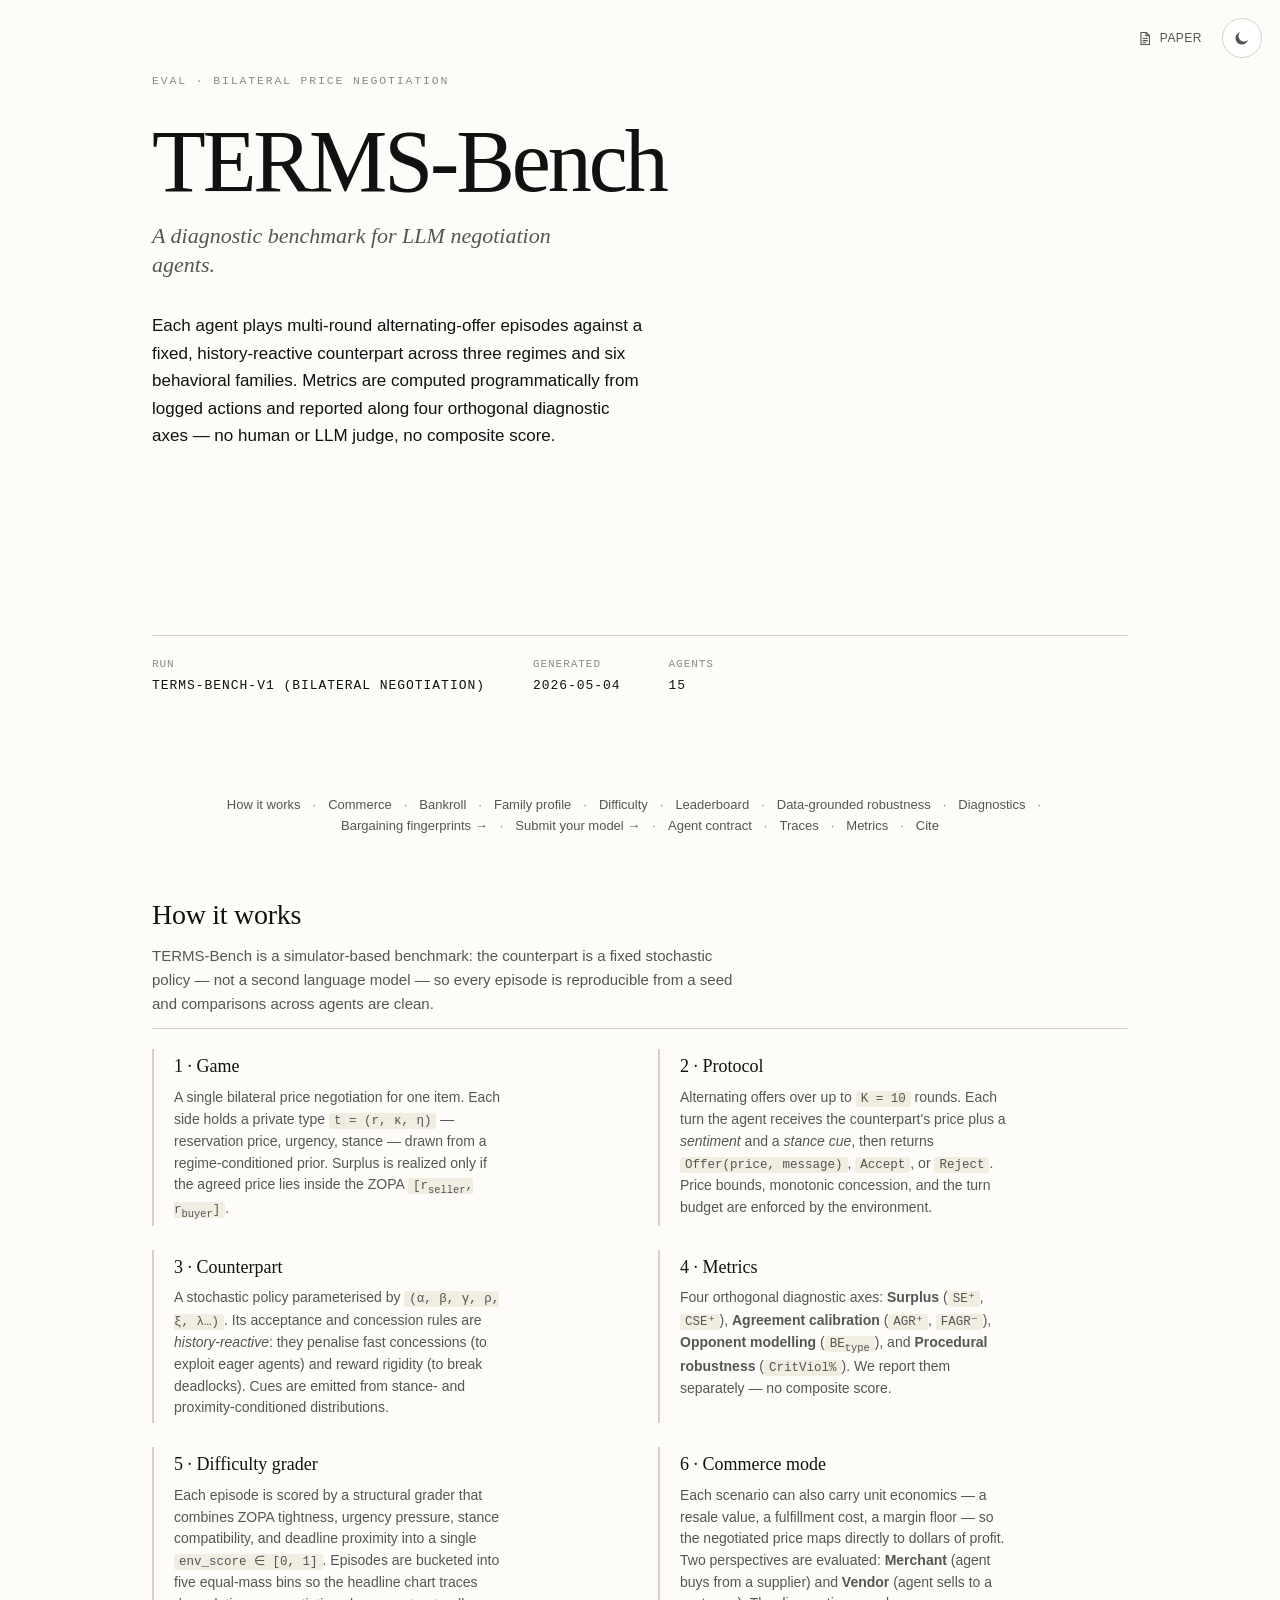
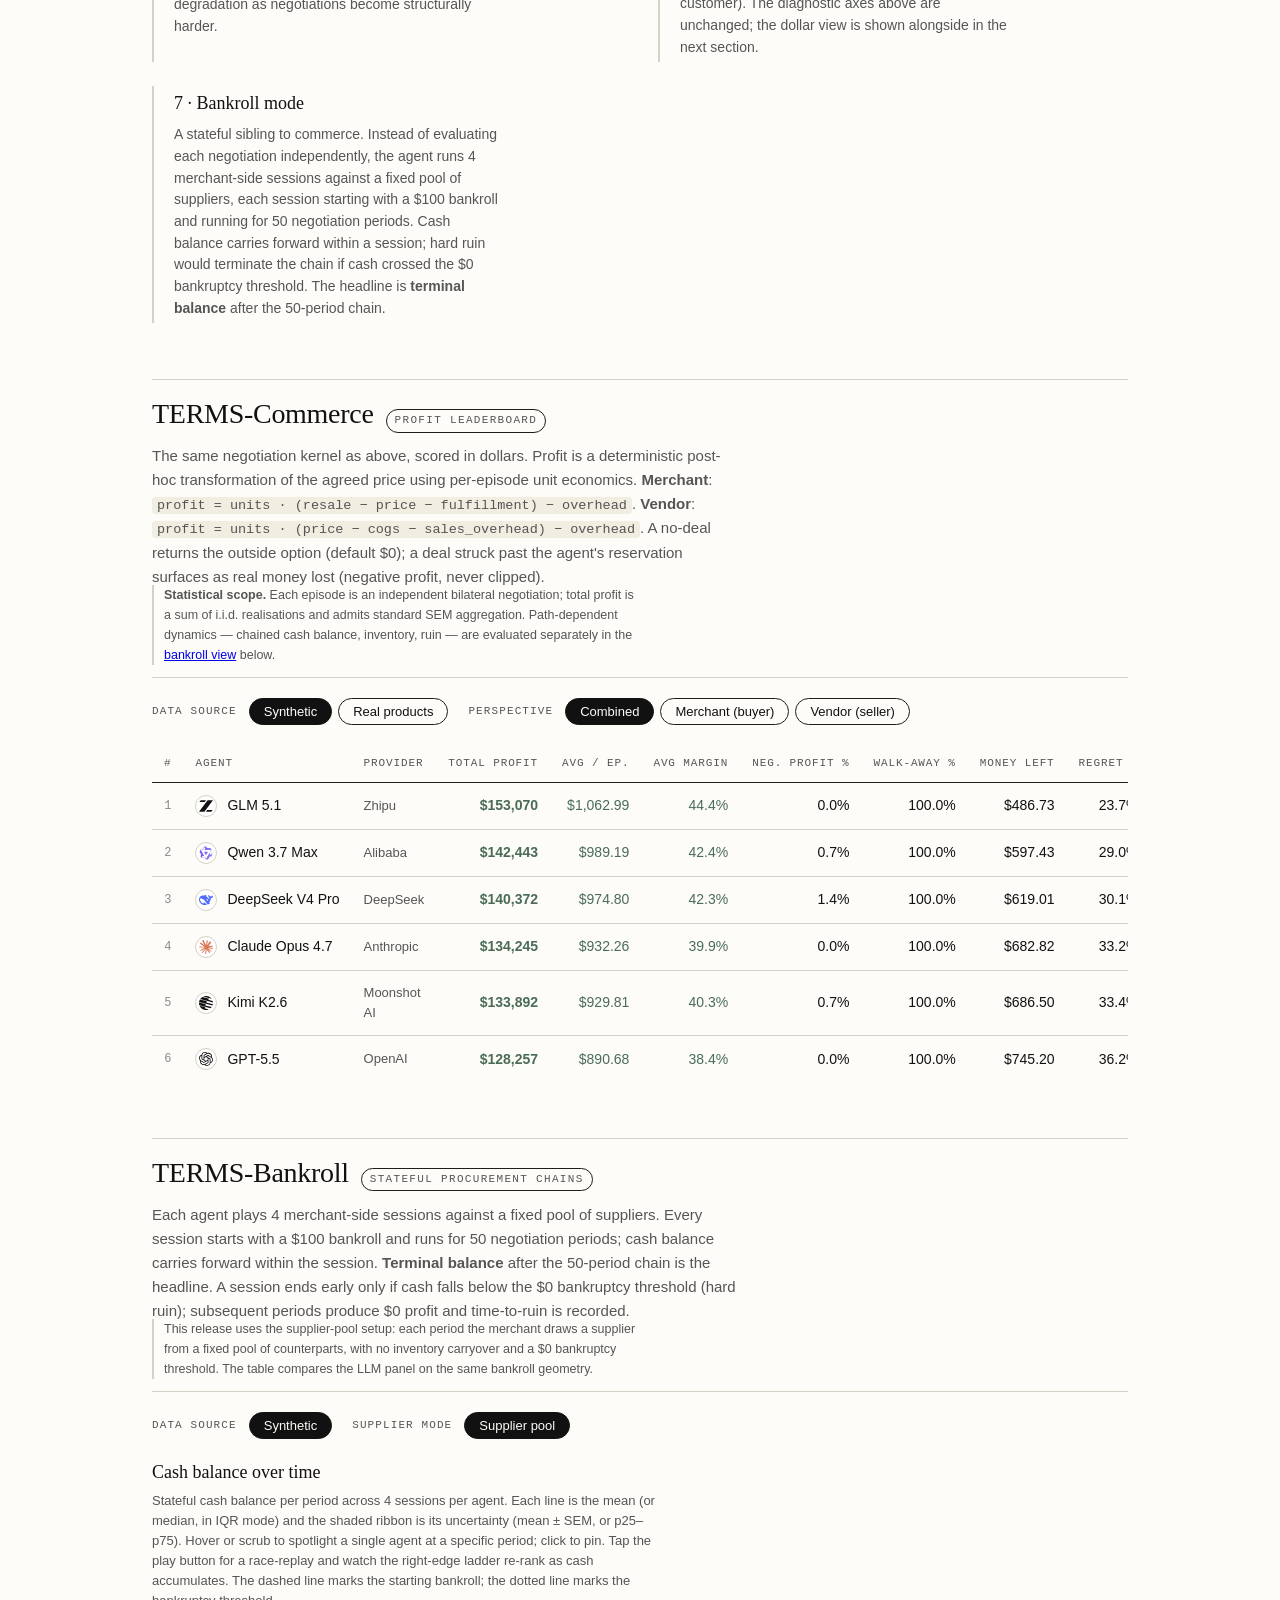
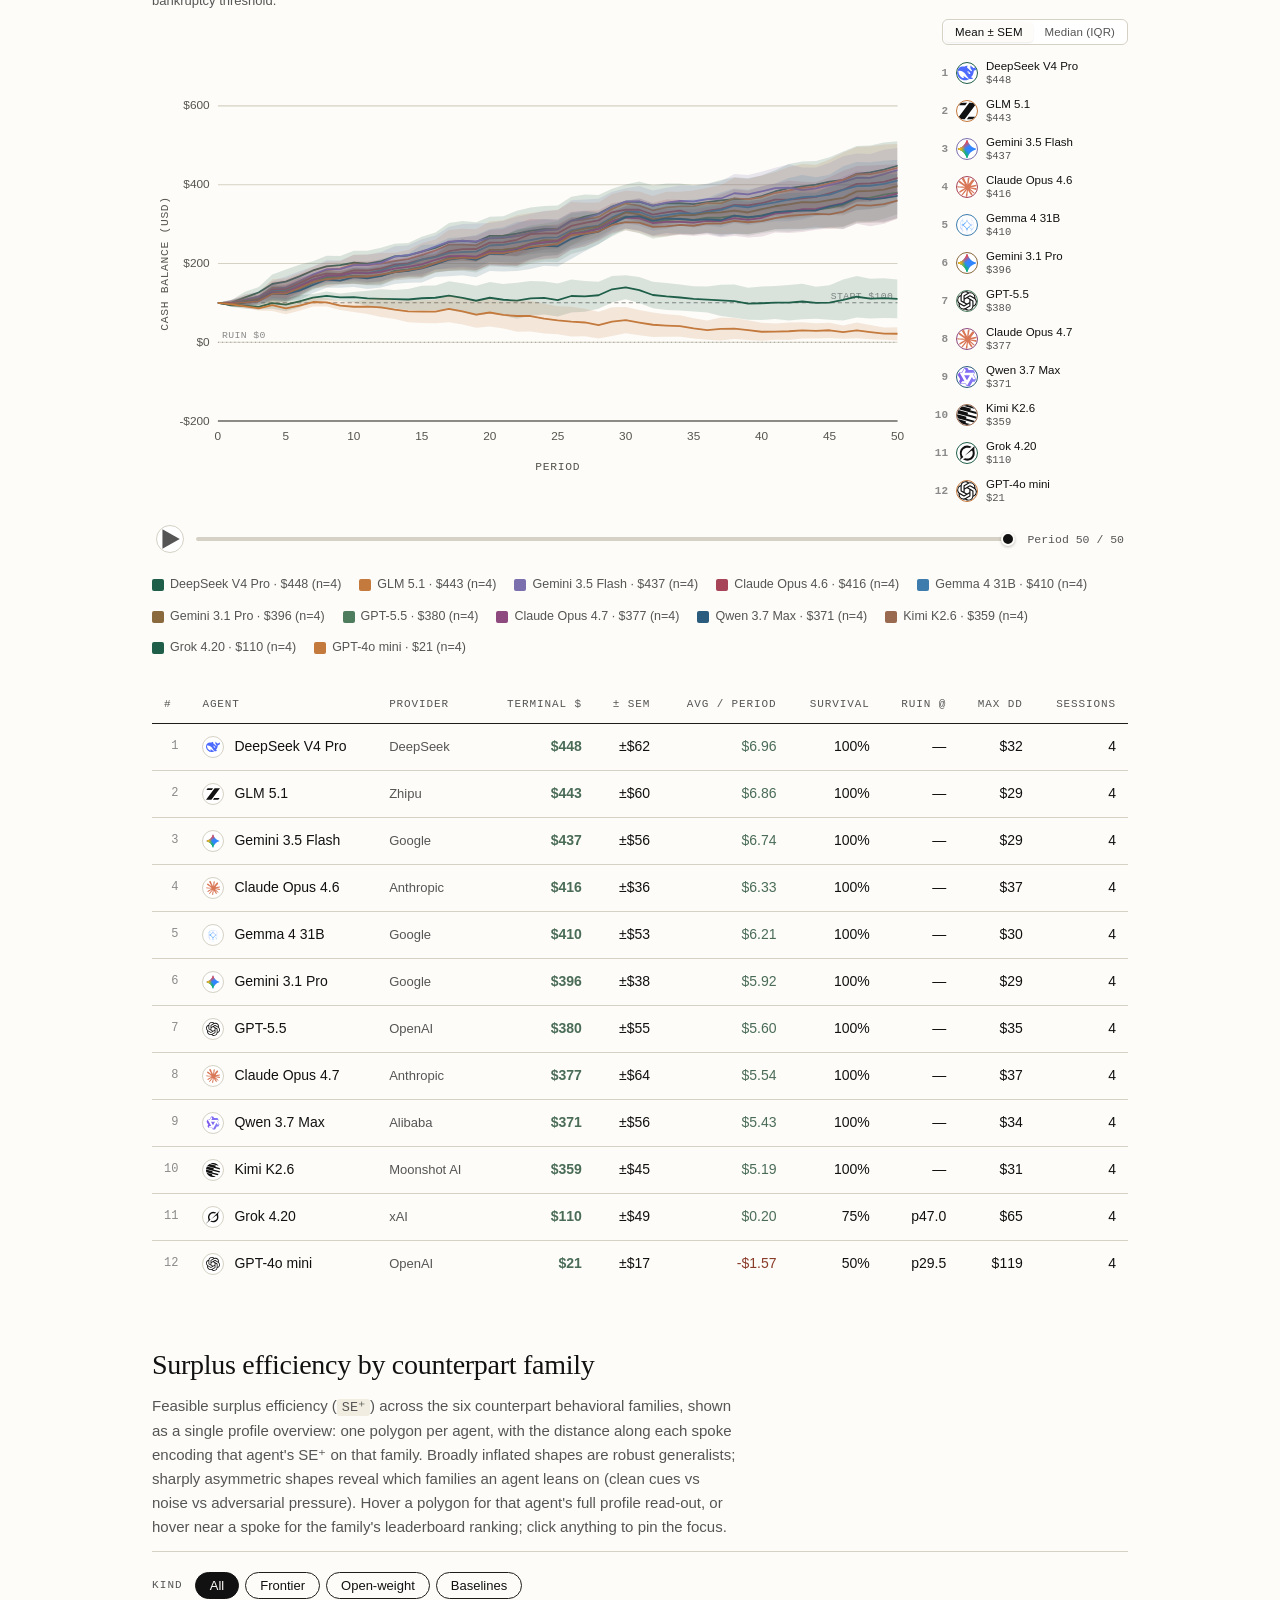
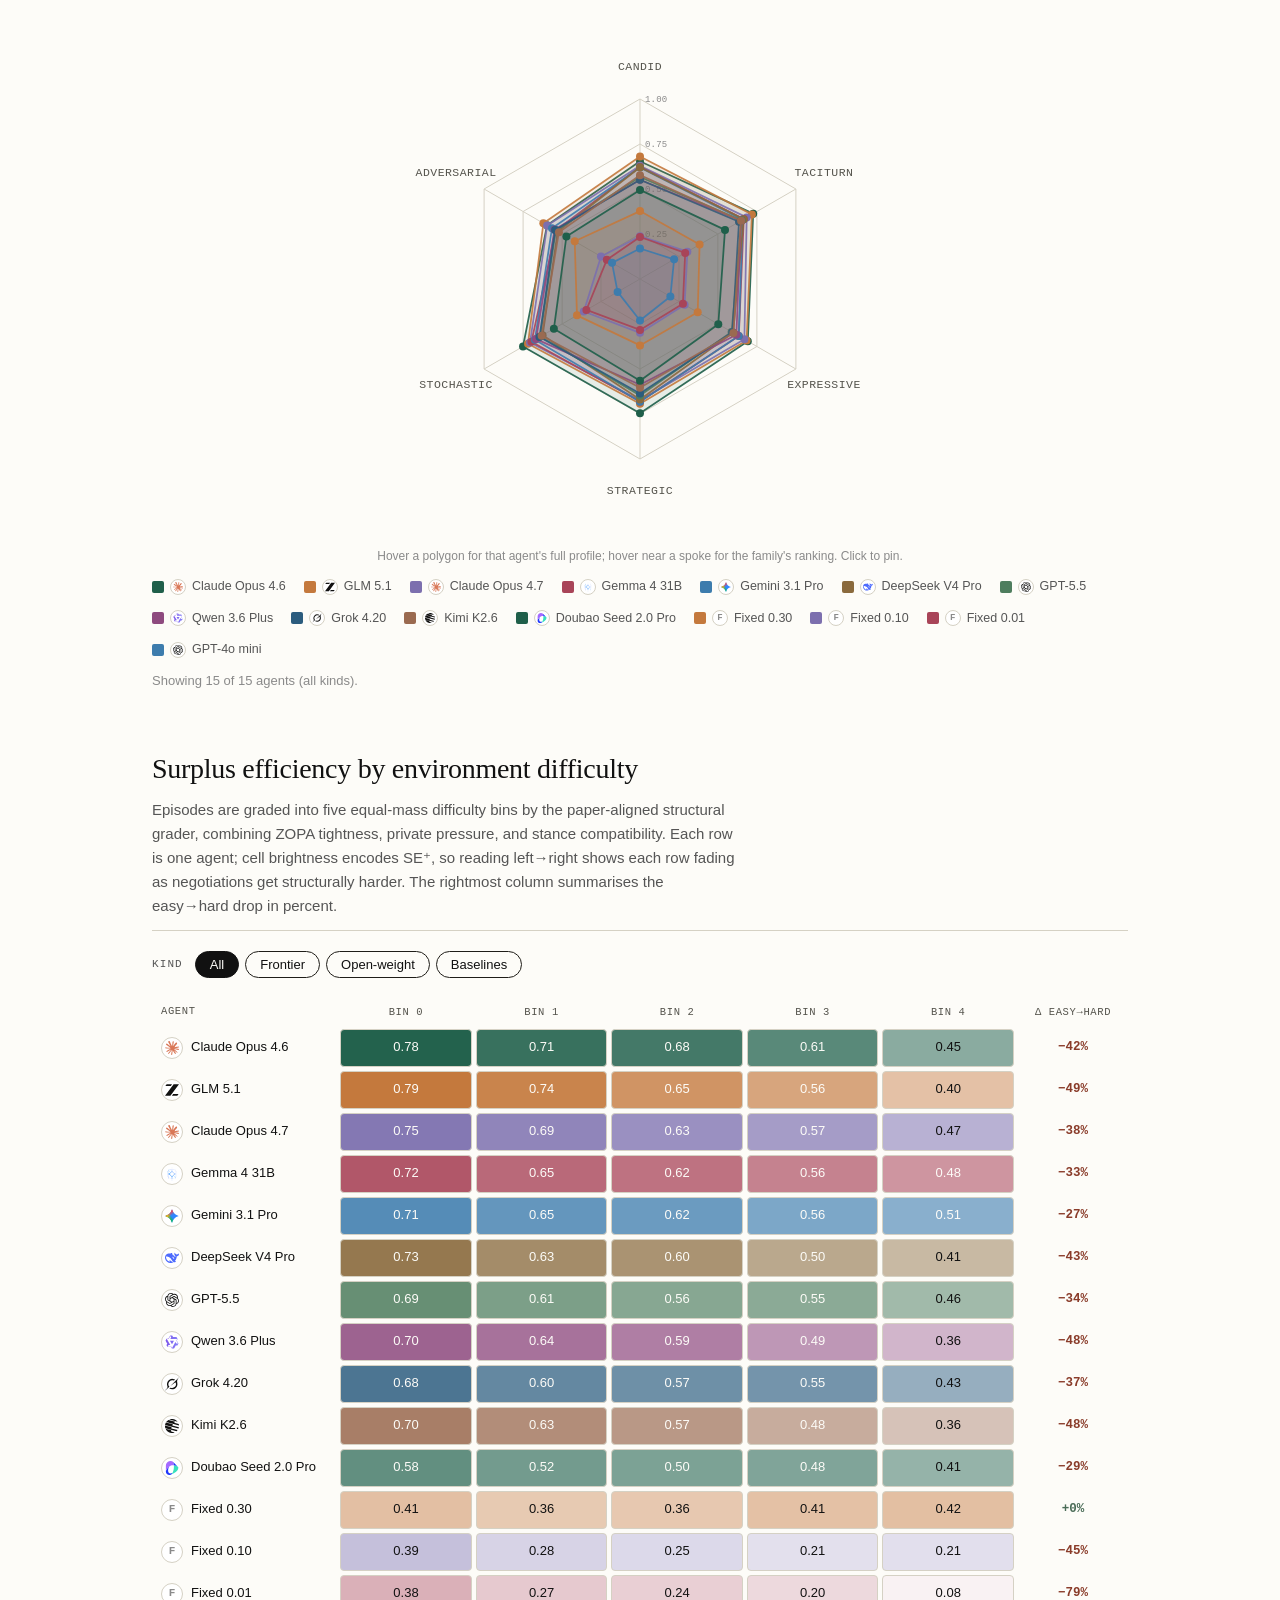
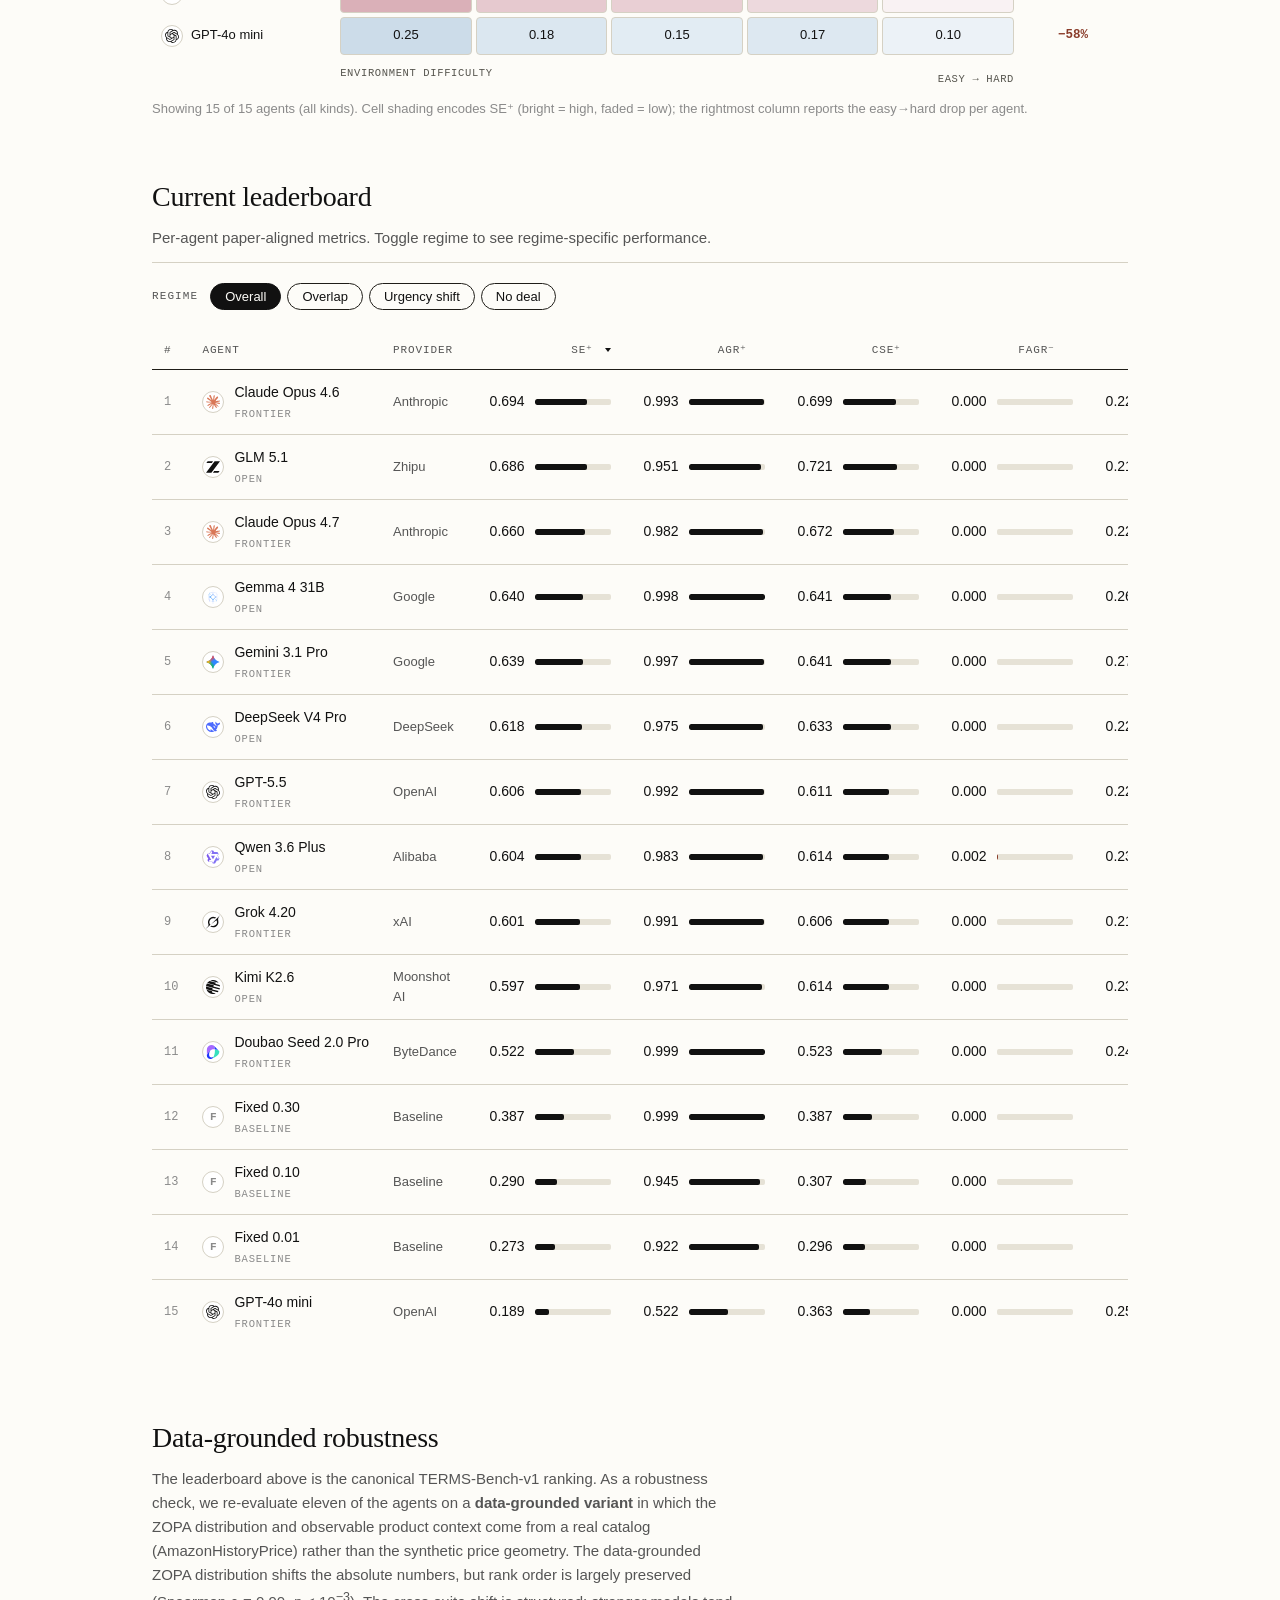
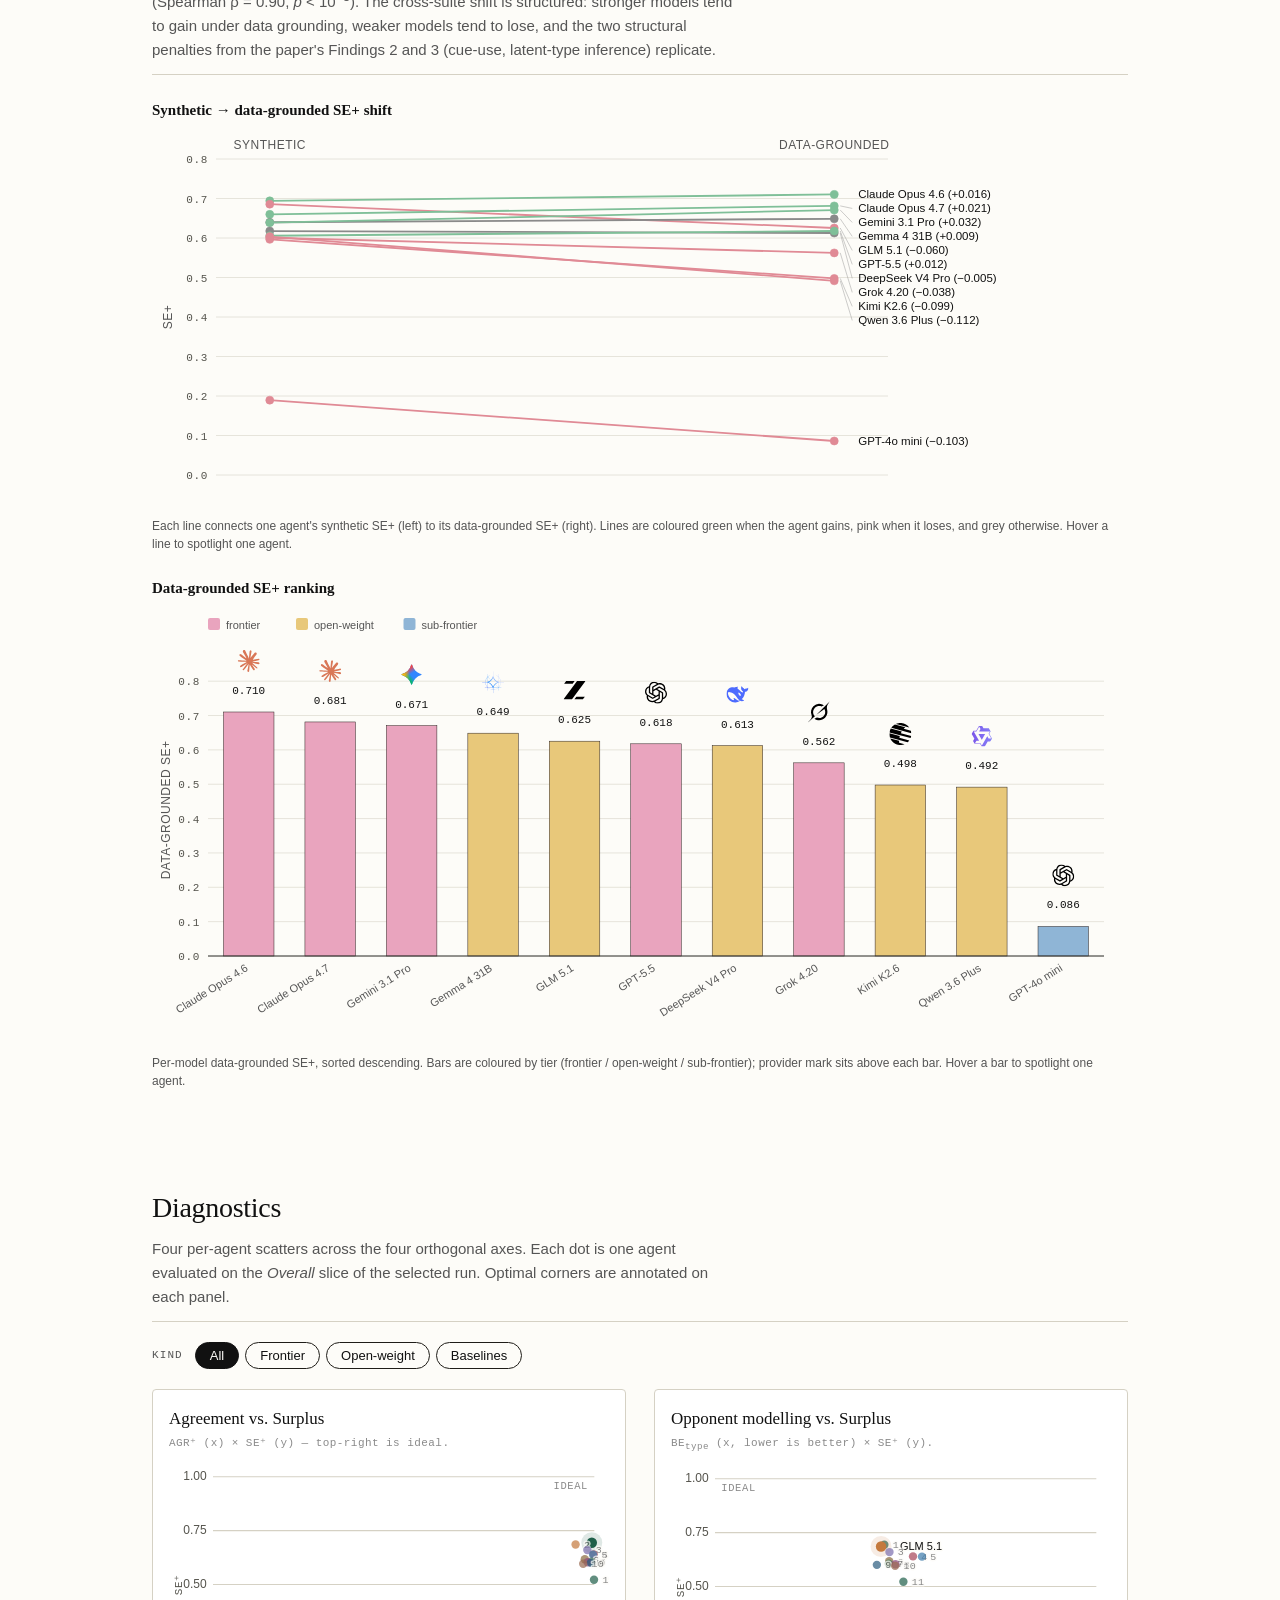
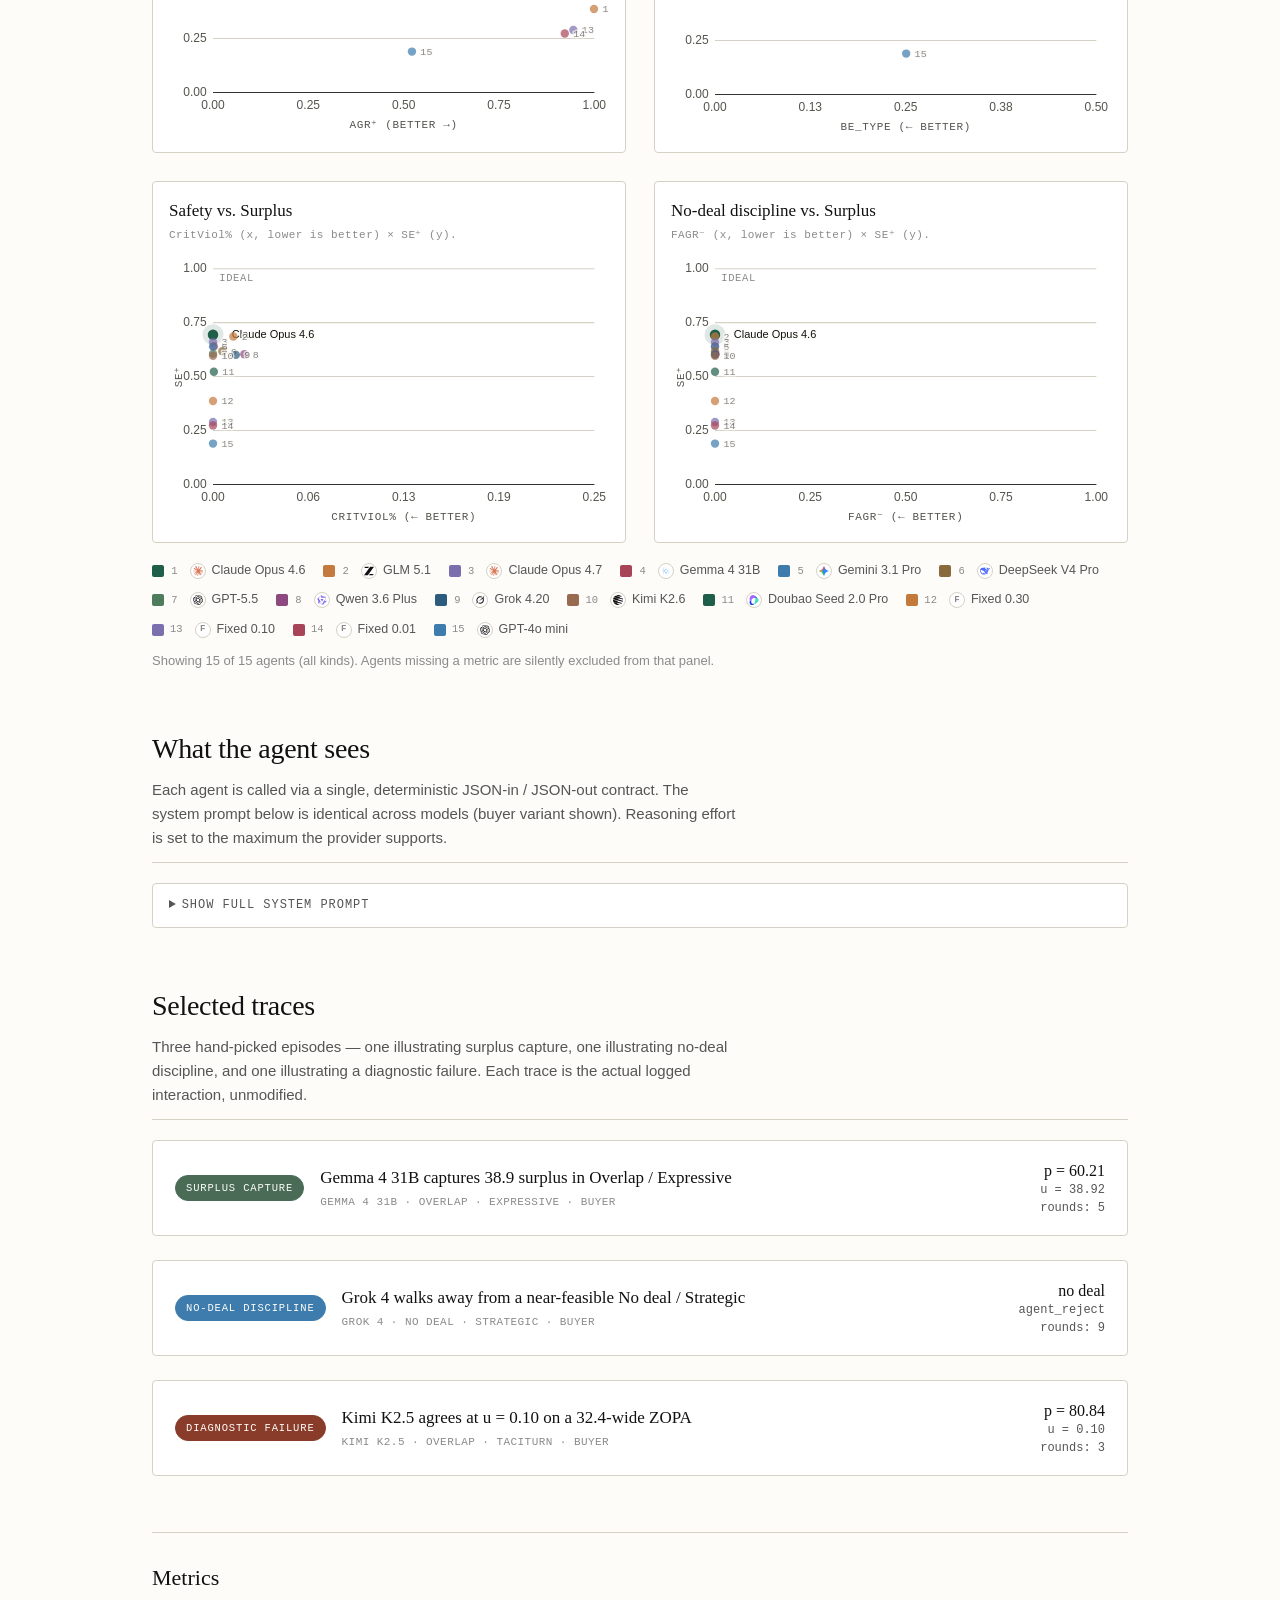
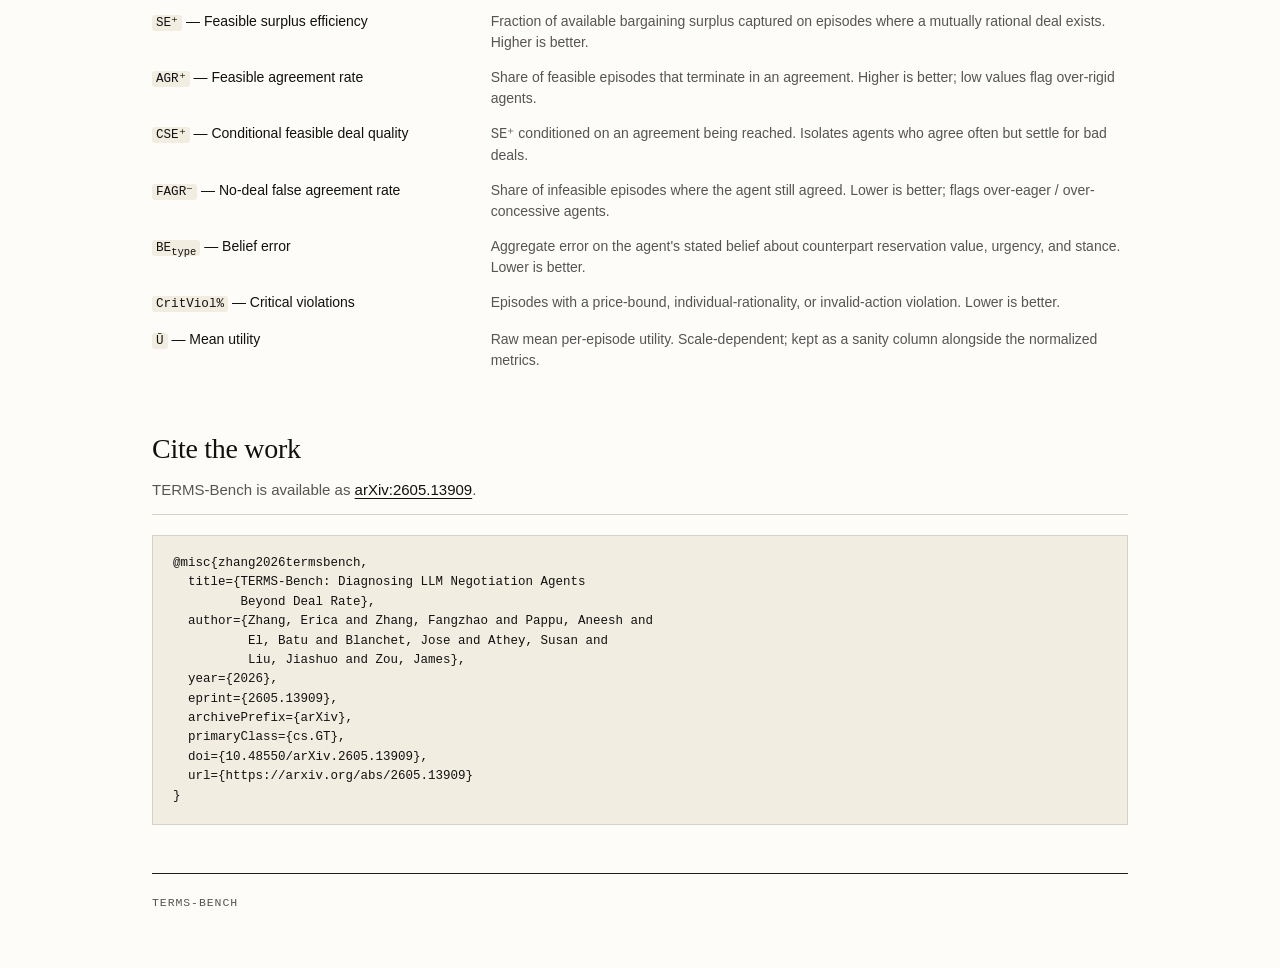
<file: index.html>
<!DOCTYPE html>
<html lang="en">
<head>
  <meta charset="UTF-8" />
  <meta name="viewport" content="width=device-width, initial-scale=1.0" />
  <title>TERMS-Bench — Diagnostic benchmark for LLM negotiation agents</title>
  <script>
    // Resolve the theme before first paint so we never flash the wrong palette.
    (function () {
      try {
        var saved = localStorage.getItem('terms-theme');
        var theme = saved || (
          window.matchMedia &&
          window.matchMedia('(prefers-color-scheme: dark)').matches
            ? 'dark' : 'light'
        );
        document.documentElement.setAttribute('data-theme', theme);
      } catch (_) {
        document.documentElement.setAttribute('data-theme', 'light');
      }
    })();
  </script>
  <link rel="stylesheet" href="style.css?v=20260515-arxiv-cite" />
</head>
<body>
  <div class="top-actions" aria-label="Site actions">
    <a class="paper-link" href="https://arxiv.org/pdf/2605.13909" target="_blank" rel="noopener"
       aria-label="Open TERMS-Bench paper">
      <svg class="paper-icon" viewBox="0 0 24 24" aria-hidden="true">
        <path d="M7 3.5h7.4L19 8.1v12.4H7z" fill="none" stroke="currentColor"
              stroke-width="1.6" stroke-linejoin="round"></path>
        <path d="M14 3.5V8h5" fill="none" stroke="currentColor"
              stroke-width="1.6" stroke-linejoin="round"></path>
        <path d="M10 12h6M10 15h6M10 18h4" fill="none" stroke="currentColor"
              stroke-width="1.6" stroke-linecap="round"></path>
      </svg>
      <span>Paper</span>
    </a>
    <button class="theme-toggle" id="theme-toggle" type="button"
            aria-label="Toggle color theme" title="Toggle light / dark">
      <svg class="theme-icon theme-sun" viewBox="0 0 24 24" aria-hidden="true">
        <circle cx="12" cy="12" r="4" fill="currentColor"></circle>
        <g stroke="currentColor" stroke-width="1.6" stroke-linecap="round" fill="none">
          <line x1="12" y1="2.5" x2="12" y2="5"></line>
          <line x1="12" y1="19" x2="12" y2="21.5"></line>
          <line x1="2.5" y1="12" x2="5" y2="12"></line>
          <line x1="19" y1="12" x2="21.5" y2="12"></line>
          <line x1="4.8" y1="4.8" x2="6.6" y2="6.6"></line>
          <line x1="17.4" y1="17.4" x2="19.2" y2="19.2"></line>
          <line x1="4.8" y1="19.2" x2="6.6" y2="17.4"></line>
          <line x1="17.4" y1="6.6" x2="19.2" y2="4.8"></line>
        </g>
      </svg>
      <svg class="theme-icon theme-moon" viewBox="0 0 24 24" aria-hidden="true">
        <path d="M20 14.5A8.5 8.5 0 1 1 9.5 4a7 7 0 0 0 10.5 10.5z"
              fill="currentColor"></path>
      </svg>
    </button>
  </div>
  <main class="container">
    <!-- =============================================================== Hero -->
    <header class="hero">
      <div class="hero-top">
        <div class="hero-eyebrow">Eval · Bilateral price negotiation</div>
        <h1 class="wordmark">TERMS-Bench</h1>
        <p class="tagline">A diagnostic benchmark for LLM negotiation agents.</p>
        <p class="hero-pitch">
          Each agent plays multi-round alternating-offer episodes against a
          fixed, history-reactive counterpart across three regimes and six
          behavioral families. Metrics are computed programmatically from
          logged actions and reported along four orthogonal diagnostic
          axes&nbsp;— no human or LLM judge, no composite score.
        </p>
      </div>
      <div class="hero-meta">
        <span class="meta-item"><span class="meta-label">Run</span><span class="meta-value" id="meta-run">—</span></span>
        <span class="meta-item"><span class="meta-label">Generated</span><span class="meta-value" id="meta-date">—</span></span>
        <span class="meta-item"><span class="meta-label">Agents</span><span class="meta-value" id="meta-agents">—</span></span>
      </div>
    </header>

    <nav class="page-toc" id="page-toc" aria-label="On this page">
      <ul class="page-toc-list">
        <li><a href="#how-it-works">How it works</a></li>
        <li id="page-toc-li-commerce" hidden>
          <a href="#commerce-section">Commerce</a>
        </li>
        <li id="page-toc-li-bankroll" hidden>
          <a href="#bankroll-section">Bankroll</a>
        </li>
        <li><a href="#section-family">Family profile</a></li>
        <li><a href="#section-difficulty">Difficulty</a></li>
        <li><a href="#leaderboard-section">Leaderboard</a></li>
        <li><a href="#section-pg-robustness">Data-grounded robustness</a></li>
        <li><a href="#diagnostics-section">Diagnostics</a></li>
        <li><a href="fingerprints.html" class="page-toc-external">Bargaining fingerprints &rarr;</a></li>
        <li><a href="submit.html" class="page-toc-external">Submit your model &rarr;</a></li>
        <li><a href="#prompt-section">Agent contract</a></li>
        <li><a href="#traces-section">Traces</a></li>
        <li><a href="#metrics-definitions">Metrics</a></li>
        <li><a href="#cite">Cite</a></li>
      </ul>
    </nav>

    <!-- =================================================== How it works ---- -->
    <section class="howto-section" id="how-it-works">
      <header class="section-head">
        <h2>How it works</h2>
        <p class="section-caption">
          TERMS-Bench is a simulator-based benchmark: the counterpart is a
          fixed stochastic policy — not a second language model — so every
          episode is reproducible from a seed and comparisons across agents
          are clean.
        </p>
      </header>
      <ol class="howto-steps">
        <li>
          <h3>1 &middot; Game</h3>
          <p>
            A single bilateral price negotiation for one item. Each side holds
            a private type <code>t = (r, κ, η)</code> — reservation price,
            urgency, stance — drawn from a regime-conditioned prior.
            Surplus is realized only if the agreed price lies inside the
            ZOPA <code>[r<sub>seller</sub>, r<sub>buyer</sub>]</code>.
          </p>
        </li>
        <li>
          <h3>2 &middot; Protocol</h3>
          <p>
            Alternating offers over up to <code>K = 10</code> rounds. Each
            turn the agent receives the counterpart's price plus a
            <em>sentiment</em> and a <em>stance cue</em>, then returns
            <code>Offer(price, message)</code>, <code>Accept</code>, or
            <code>Reject</code>. Price bounds, monotonic concession, and
            the turn budget are enforced by the environment.
          </p>
        </li>
        <li>
          <h3>3 &middot; Counterpart</h3>
          <p>
            A stochastic policy parameterised by <code>(α, β, γ, ρ, ξ, λ…)</code>.
            Its acceptance and concession rules are
            <em>history-reactive</em>: they penalise fast concessions (to
            exploit eager agents) and reward rigidity (to break deadlocks).
            Cues are emitted from stance- and proximity-conditioned
            distributions.
          </p>
        </li>
        <li>
          <h3>4 &middot; Metrics</h3>
          <p>
            Four orthogonal diagnostic axes: <strong>Surplus</strong>
            (<code>SE⁺</code>, <code>CSE⁺</code>), <strong>Agreement
            calibration</strong> (<code>AGR⁺</code>, <code>FAGR⁻</code>),
            <strong>Opponent modelling</strong> (<code>BE<sub>type</sub></code>),
            and <strong>Procedural robustness</strong> (<code>CritViol%</code>).
            We report them separately — no composite score.
          </p>
        </li>
        <li>
          <h3>5 &middot; Difficulty grader</h3>
          <p>
            Each episode is scored by a structural grader that combines ZOPA
            tightness, urgency pressure, stance compatibility, and deadline
            proximity into a single <code>env_score ∈ [0, 1]</code>. Episodes
            are bucketed into five equal-mass bins so the headline chart
            traces degradation as negotiations become structurally harder.
          </p>
        </li>
        <li>
          <h3>6 &middot; Commerce mode</h3>
          <p>
            Each scenario can also carry unit economics — a resale value, a
            fulfillment cost, a margin floor — so the negotiated price maps
            directly to dollars of profit. Two perspectives are evaluated:
            <strong>Merchant</strong> (agent buys from a supplier) and
            <strong>Vendor</strong> (agent sells to a customer). The diagnostic
            axes above are unchanged; the dollar view is shown alongside in
            the next section.
          </p>
        </li>
        <li>
          <h3>7 &middot; Bankroll mode</h3>
          <p>
            A stateful sibling to commerce. Instead of evaluating each
            negotiation independently, the agent runs 4 merchant-side
            sessions against a fixed pool of suppliers, each session
            starting with a $100 bankroll and running for 50 negotiation
            periods. Cash balance carries forward within a session;
            hard ruin would terminate the chain if cash crossed the $0
            bankruptcy threshold. The headline is <strong>terminal
            balance</strong> after the 50-period chain.
          </p>
        </li>
      </ol>
    </section>

    <!-- ============================================ TERMS-Commerce subsection -->
    <section class="commerce-section" id="commerce-section" hidden>
      <header class="section-head">
        <h2>TERMS-Commerce <span class="section-eyebrow">profit leaderboard</span></h2>
        <p class="section-caption">
          The same negotiation kernel as above, scored in dollars. Profit is a
          deterministic post-hoc transformation of the agreed price using
          per-episode unit economics.
          <strong>Merchant</strong>: <code>profit = units · (resale − price − fulfillment) − overhead</code>.
          <strong>Vendor</strong>: <code>profit = units · (price − cogs − sales_overhead) − overhead</code>.
          A no-deal returns the outside option (default $0); a deal struck
          past the agent's reservation surfaces as real money lost (negative
          profit, never clipped).
        </p>
        <p class="section-caption commerce-caveat">
          <strong>Statistical scope.</strong> Each episode is an independent
          bilateral negotiation; total profit is a sum of i.i.d. realisations
          and admits standard SEM aggregation. Path-dependent dynamics —
          chained cash balance, inventory, ruin — are evaluated separately
          in the <a href="#bankroll-section">bankroll view</a> below.
        </p>
      </header>

      <div class="controls">
        <div class="control-group" role="tablist" aria-label="Commerce data source">
          <span class="control-label">Data source</span>
          <div class="pill-group" id="commerce-source-pills"></div>
        </div>
        <div class="control-group" role="tablist" aria-label="Commerce perspective filter">
          <span class="control-label">Perspective</span>
          <div class="pill-group" id="commerce-perspective-pills"></div>
        </div>
      </div>

      <div class="table-wrap">
        <table class="leaderboard" id="commerce-leaderboard">
          <thead>
            <tr>
              <th class="col-rank">#</th>
              <th class="col-agent">Agent</th>
              <th class="col-provider">Provider</th>
              <th class="num" title="Total profit summed across episodes (USD)">
                Total profit
              </th>
              <th class="num" title="Average profit per episode (USD)">
                Avg / ep.
              </th>
              <th class="num" title="Average gross margin rate over agreement episodes">
                Avg margin
              </th>
              <th class="num" title="Share of episodes where the agent realised negative profit (lower is better)">
                Neg. profit %
              </th>
              <th class="num" title="On infeasible episodes only: share where the agent walked away (higher is better)">
                Walk-away %
              </th>
              <th class="num" title="Average money left on table on feasible episodes (USD; lower is better)">
                Money left
              </th>
              <th class="num" title="Total money left on table relative to total best-feasible profit (1 − capture rate). Scale-invariant; comparable across runs.">
                Regret %
              </th>
              <th class="num">Episodes</th>
            </tr>
          </thead>
          <tbody id="commerce-leaderboard-body"></tbody>
        </table>
      </div>
    </section>

    <!-- ============================================ TERMS-Bankroll subsection -->
    <section class="bankroll-section" id="bankroll-section" hidden>
      <header class="section-head">
        <h2>TERMS-Bankroll <span class="section-eyebrow">stateful procurement chains</span></h2>
        <p class="section-caption">
          Each agent plays 4 merchant-side sessions against a fixed pool
          of suppliers. Every session starts with a $100 bankroll and
          runs for 50 negotiation periods; cash balance carries forward
          within the session. <strong>Terminal balance</strong> after
          the 50-period chain is the headline. A session ends early
          only if cash falls below the $0 bankruptcy threshold (hard
          ruin); subsequent periods produce $0 profit and time-to-ruin
          is recorded.
        </p>
        <p class="section-caption commerce-caveat">
          This release uses the supplier-pool setup: each period the
          merchant draws a supplier from a fixed pool of counterparts,
          with no inventory carryover and a $0 bankruptcy threshold.
          The table compares the LLM panel on the same bankroll
          geometry.
        </p>
      </header>

      <div class="controls">
        <div class="control-group" role="tablist" aria-label="Bankroll data source">
          <span class="control-label">Data source</span>
          <div class="pill-group" id="bankroll-source-pills"></div>
        </div>
        <div class="control-group" role="tablist" aria-label="Bankroll supplier mode">
          <span class="control-label">Supplier mode</span>
          <div class="pill-group" id="bankroll-mode-pills"></div>
        </div>
      </div>

      <figure class="bankroll-chart-block" id="bankroll-chart-block">
        <figcaption>
          <h3 class="bankroll-chart-title">Cash balance over time</h3>
          <p class="bankroll-chart-sub">
            Stateful cash balance per period across 4 sessions per agent.
            Each line is the mean (or median, in IQR mode) and the
            shaded ribbon is its uncertainty (mean ± SEM, or p25–p75).
            Hover or scrub to spotlight a single agent at a specific
            period; click to pin. Tap the play button for a race-replay
            and watch the right-edge ladder re-rank as cash accumulates.
            The dashed line marks the starting bankroll; the dotted line
            marks the bankruptcy threshold.
          </p>
        </figcaption>
        <div class="chart-wrap" id="chart-bankroll"></div>
      </figure>

      <div class="table-wrap">
        <table class="leaderboard" id="bankroll-leaderboard">
          <thead>
            <tr>
              <th class="col-rank">#</th>
              <th class="col-agent">Agent</th>
              <th class="col-provider">Provider</th>
              <th class="num" title="Mean cash balance at horizon end across N sessions (USD)">
                Terminal $
              </th>
              <th class="num" title="Standard error of the mean across sessions">
                ± SEM
              </th>
              <th class="num" title="Mean profit per period (terminal − starting) ÷ horizon">
                Avg / period
              </th>
              <th class="num" title="Share of sessions that reached the horizon without ruin">
                Survival
              </th>
              <th class="num" title="Median period of ruin among bankrupt sessions; — if all survived">
                Ruin @
              </th>
              <th class="num" title="Mean per-session worst peak-to-trough cash drop (USD)">
                Max DD
              </th>
              <th class="num col-memory-premium" title="Mean stateful terminal balance minus memoryless replay on the same chain. Positive ⇒ uses ledger state.">
                Memory premium
              </th>
              <th class="num col-memory-premium" title="Standard error on the per-session memory-premium delta">
                ± SEM
              </th>
              <th class="num">Sessions</th>
            </tr>
          </thead>
          <tbody id="bankroll-leaderboard-body"></tbody>
        </table>
      </div>
    </section>

    <!-- =================================================== Chart A: family -->
    <section class="chart-section" id="section-family">
      <header class="section-head">
        <h2>Surplus efficiency by counterpart family</h2>
        <p class="section-caption">
          Feasible surplus efficiency (<code>SE⁺</code>) across the six
          counterpart behavioral families, shown as a single profile
          overview: one polygon per agent, with the distance along each
          spoke encoding that agent's SE⁺ on that family. Broadly inflated
          shapes are robust generalists; sharply asymmetric shapes reveal
          which families an agent leans on (clean cues vs noise vs
          adversarial pressure). Hover a polygon for that agent's full
          profile read-out, or hover near a spoke for the family's leaderboard
          ranking; click anything to pin the focus.
        </p>
      </header>
      <div class="chart-controls">
        <div class="control-group" role="tablist" aria-label="Kind filter">
          <span class="control-label">Kind</span>
          <div class="pill-group" id="family-kind-pills"></div>
        </div>
      </div>
      <div class="chart-wrap" id="chart-family"></div>
      <p class="section-footnote" id="chart-family-footnote"></p>
    </section>

    <!-- =============================================== Chart B: difficulty -->
    <section class="chart-section" id="section-difficulty">
      <header class="section-head">
        <h2>Surplus efficiency by environment difficulty</h2>
        <p class="section-caption">
          Episodes are graded into five equal-mass difficulty bins by the
          paper-aligned structural grader, combining ZOPA tightness, private
          pressure, and stance compatibility. Each row is one agent; cell
          brightness encodes SE⁺, so reading left→right shows each row fading
          as negotiations get structurally harder. The rightmost column
          summarises the easy→hard drop in percent.
        </p>
      </header>
      <div class="chart-controls">
        <div class="control-group" role="tablist" aria-label="Kind filter">
          <span class="control-label">Kind</span>
          <div class="pill-group" id="difficulty-kind-pills"></div>
        </div>
      </div>
      <div class="chart-wrap" id="chart-difficulty"></div>
      <p class="section-footnote" id="chart-difficulty-footnote"></p>
    </section>

    <!-- ======================================================== Leaderboard -->
    <section class="board-section" id="leaderboard-section">
      <header class="section-head">
        <h2>Current leaderboard</h2>
        <p class="section-caption">
          Per-agent paper-aligned metrics. Toggle regime to see regime-specific
          performance.
        </p>
      </header>

      <div class="controls">
        <div class="control-group" role="tablist" aria-label="Regime filter">
          <span class="control-label">Regime</span>
          <div class="pill-group" id="regime-pills"></div>
        </div>
      </div>

      <div class="table-wrap">
        <table class="leaderboard" id="leaderboard">
          <thead>
            <tr>
              <th class="col-rank">#</th>
              <th class="col-agent">Agent</th>
              <th class="col-provider">Provider</th>
              <th class="sortable num" data-key="se_plus" title="Feasible surplus efficiency">
                SE⁺ <span class="sort-indicator"></span>
              </th>
              <th class="sortable num" data-key="agr_plus" title="Feasible agreement rate">
                AGR⁺ <span class="sort-indicator"></span>
              </th>
              <th class="sortable num" data-key="cse_plus" title="Conditional feasible surplus efficiency">
                CSE⁺ <span class="sort-indicator"></span>
              </th>
              <th class="sortable num" data-key="fagr_minus" title="No-deal false agreement rate (lower is better)">
                FAGR⁻ <span class="sort-indicator"></span>
              </th>
              <th class="sortable num" data-key="be_type" title="Aggregate belief error over counterpart type (lower is better)">
                BE<sub>type</sub> <span class="sort-indicator"></span>
              </th>
              <th class="sortable num" data-key="crit_viol_pct" title="Critical protocol violation rate (lower is better)">
                CritViol% <span class="sort-indicator"></span>
              </th>
              <th class="sortable num" data-key="mean_utility" title="Raw mean utility, scale-dependent">
                Ū <span class="sort-indicator"></span>
              </th>
            </tr>
          </thead>
          <tbody id="leaderboard-body"></tbody>
        </table>
      </div>
      <div class="pagination" id="pagination-row"></div>
    </section>

    <!-- =========================================== Data-grounded robustness -->
    <section class="pg-robustness-section" id="section-pg-robustness">
      <header class="section-head">
        <h2>Data-grounded robustness</h2>
        <p class="section-caption">
          The leaderboard above is the canonical TERMS-Bench-v1 ranking.
          As a robustness check, we re-evaluate eleven of the agents on a
          <strong>data-grounded variant</strong> in which the ZOPA
          distribution and observable product context come from a real
          catalog (AmazonHistoryPrice) rather than the synthetic price
          geometry. The data-grounded ZOPA distribution shifts the
          absolute numbers, but rank order is largely preserved
          (Spearman&nbsp;&rho;&nbsp;&equals;&nbsp;0.90,
          <em>p</em>&nbsp;&lt;&nbsp;10<sup>&minus;3</sup>). The
          cross-suite shift is structured: stronger models tend to gain
          under data grounding, weaker models tend to lose, and the two
          structural penalties from the paper's Findings 2 and 3
          (cue-use, latent-type inference) replicate.
        </p>
      </header>

      <div class="pg-chart-block">
        <h3 class="pg-chart-title">Synthetic &rarr; data-grounded SE&plus; shift</h3>
        <div class="chart-wrap" id="chart-pg-shift"></div>
        <p class="pg-chart-caption" id="chart-pg-shift-caption">
          Each line connects one agent's synthetic SE&plus; (left) to its
          data-grounded SE&plus; (right). Lines are coloured green when
          the agent gains, pink when it loses, and grey otherwise.
          Hover a line to spotlight one agent.
        </p>
      </div>

      <div class="pg-chart-block">
        <h3 class="pg-chart-title">Data-grounded SE&plus; ranking</h3>
        <div class="chart-wrap" id="chart-pg-ranking"></div>
        <p class="pg-chart-caption" id="chart-pg-ranking-caption">
          Per-model data-grounded SE&plus;, sorted descending. Bars are
          coloured by tier (frontier / open-weight / sub-frontier);
          provider mark sits above each bar. Hover a bar to spotlight
          one agent.
        </p>
      </div>
    </section>

    <!-- ===================================================== Diagnostics -->
    <section class="diag-section" id="diagnostics-section">
      <header class="section-head">
        <h2>Diagnostics</h2>
        <p class="section-caption">
          Four per-agent scatters across the four orthogonal axes. Each dot
          is one agent evaluated on the <em>Overall</em> slice of the
          selected run. Optimal corners are annotated on each panel.
        </p>
      </header>
      <div class="chart-controls">
        <div class="control-group" role="tablist" aria-label="Kind filter">
          <span class="control-label">Kind</span>
          <div class="pill-group" id="diag-kind-pills"></div>
        </div>
      </div>
      <div class="diag-grid">
        <figure class="diag-cell">
          <figcaption class="diag-title">Agreement vs. Surplus</figcaption>
          <figcaption class="diag-sub">AGR⁺ (x) × SE⁺ (y) — top-right is ideal.</figcaption>
          <div class="chart-wrap" id="scatter-agr-se"></div>
        </figure>
        <figure class="diag-cell">
          <figcaption class="diag-title">Opponent modelling vs. Surplus</figcaption>
          <figcaption class="diag-sub">BE<sub>type</sub> (x, lower is better) × SE⁺ (y).</figcaption>
          <div class="chart-wrap" id="scatter-be-se"></div>
        </figure>
        <figure class="diag-cell">
          <figcaption class="diag-title">Safety vs. Surplus</figcaption>
          <figcaption class="diag-sub">CritViol% (x, lower is better) × SE⁺ (y).</figcaption>
          <div class="chart-wrap" id="scatter-crit-se"></div>
        </figure>
        <figure class="diag-cell">
          <figcaption class="diag-title">No-deal discipline vs. Surplus</figcaption>
          <figcaption class="diag-sub">FAGR⁻ (x, lower is better) × SE⁺ (y).</figcaption>
          <div class="chart-wrap" id="scatter-fagr-se"></div>
        </figure>
      </div>
      <div class="diag-legend" id="diag-legend"></div>
      <p class="section-footnote" id="diag-footnote"></p>
    </section>

    <!-- =============================================== System prompt -->
    <section class="prompt-section" id="prompt-section">
      <header class="section-head">
        <h2>What the agent sees</h2>
        <p class="section-caption">
          Each agent is called via a single, deterministic JSON-in / JSON-out
          contract. The system prompt below is identical across models
          (buyer variant shown). Reasoning effort is set to the maximum
          the provider supports.
        </p>
      </header>
      <details class="prompt-block" id="prompt-block">
        <summary>Show full system prompt</summary>
        <pre class="prompt-pre" id="prompt-pre">Loading…</pre>
      </details>
    </section>

    <!-- ===================================================== Traces -->
    <section class="traces-section" id="traces-section">
      <header class="section-head">
        <h2>Selected traces</h2>
        <p class="section-caption">
          Three hand-picked episodes — one illustrating surplus capture,
          one illustrating no-deal discipline, and one illustrating a
          diagnostic failure. Each trace is the actual logged interaction,
          unmodified.
        </p>
      </header>
      <div class="trace-list" id="trace-list"></div>
    </section>

    <!-- ============================================================ Legend -->
    <section class="legend" id="metrics-definitions">
      <h2>Metrics</h2>
      <dl>
        <div class="legend-row">
          <dt><code>SE⁺</code> — Feasible surplus efficiency</dt>
          <dd>Fraction of available bargaining surplus captured on episodes
            where a mutually rational deal exists. Higher is better.</dd>
        </div>
        <div class="legend-row">
          <dt><code>AGR⁺</code> — Feasible agreement rate</dt>
          <dd>Share of feasible episodes that terminate in an agreement.
            Higher is better; low values flag over-rigid agents.</dd>
        </div>
        <div class="legend-row">
          <dt><code>CSE⁺</code> — Conditional feasible deal quality</dt>
          <dd><code>SE⁺</code> conditioned on an agreement being reached.
            Isolates agents who agree often but settle for bad deals.</dd>
        </div>
        <div class="legend-row">
          <dt><code>FAGR⁻</code> — No-deal false agreement rate</dt>
          <dd>Share of infeasible episodes where the agent still agreed.
            Lower is better; flags over-eager / over-concessive agents.</dd>
        </div>
        <div class="legend-row">
          <dt><code>BE<sub>type</sub></code> — Belief error</dt>
          <dd>Aggregate error on the agent's stated belief about counterpart
            reservation value, urgency, and stance. Lower is better.</dd>
        </div>
        <div class="legend-row">
          <dt><code>CritViol%</code> — Critical violations</dt>
          <dd>Episodes with a price-bound, individual-rationality, or
            invalid-action violation. Lower is better.</dd>
        </div>
        <div class="legend-row">
          <dt><code>Ū</code> — Mean utility</dt>
          <dd>Raw mean per-episode utility. Scale-dependent; kept as a
            sanity column alongside the normalized metrics.</dd>
        </div>
      </dl>
    </section>

    <!-- ============================================================ Citation -->
    <section class="citation-section" id="cite">
      <header class="section-head">
        <h2>Cite the work</h2>
        <p class="section-caption">
          TERMS-Bench is available as
          <a href="https://arxiv.org/abs/2605.13909" target="_blank" rel="noopener">arXiv:2605.13909</a>.
        </p>
      </header>
      <pre class="citation-bibtex"><code>@misc{zhang2026termsbench,
  title={TERMS-Bench: Diagnosing LLM Negotiation Agents
         Beyond Deal Rate},
  author={Zhang, Erica and Zhang, Fangzhao and Pappu, Aneesh and
          El, Batu and Blanchet, Jose and Athey, Susan and
          Liu, Jiashuo and Zou, James},
  year={2026},
  eprint={2605.13909},
  archivePrefix={arXiv},
  primaryClass={cs.GT},
  doi={10.48550/arXiv.2605.13909},
  url={https://arxiv.org/abs/2605.13909}
}</code></pre>
    </section>

    <!-- ============================================================ Footer -->
    <footer class="footer">
      <div class="footer-line">
        <span id="footer-run">TERMS-Bench</span>
      </div>
    </footer>
  </main>

  <script src="data.js?v=20260526-glm-open-ranking"></script>
  <script src="pg_overlay.js?v=20260512-pg-overlay"></script>
  <script src="traces.js?v=20260506-gemma-surplus"></script>
  <!-- Optional: commerce_data.js may not exist for runs that skipped commerce.
       The onerror handler lets app.js detect the absence and hide the section. -->
  <script src="commerce_data.js" onerror="window.__TERMS_COMMERCE_MISSING=true"></script>
  <!-- Optional: bankroll_data.js — same pattern as commerce_data.js. -->
  <script src="bankroll_data.js?v=20260526-glm-open-ranking" onerror="window.__TERMS_BANKROLL_MISSING=true"></script>
  <script src="app.js?v=20260526-glm-open-ranking"></script>
</body>
</html>
</file>
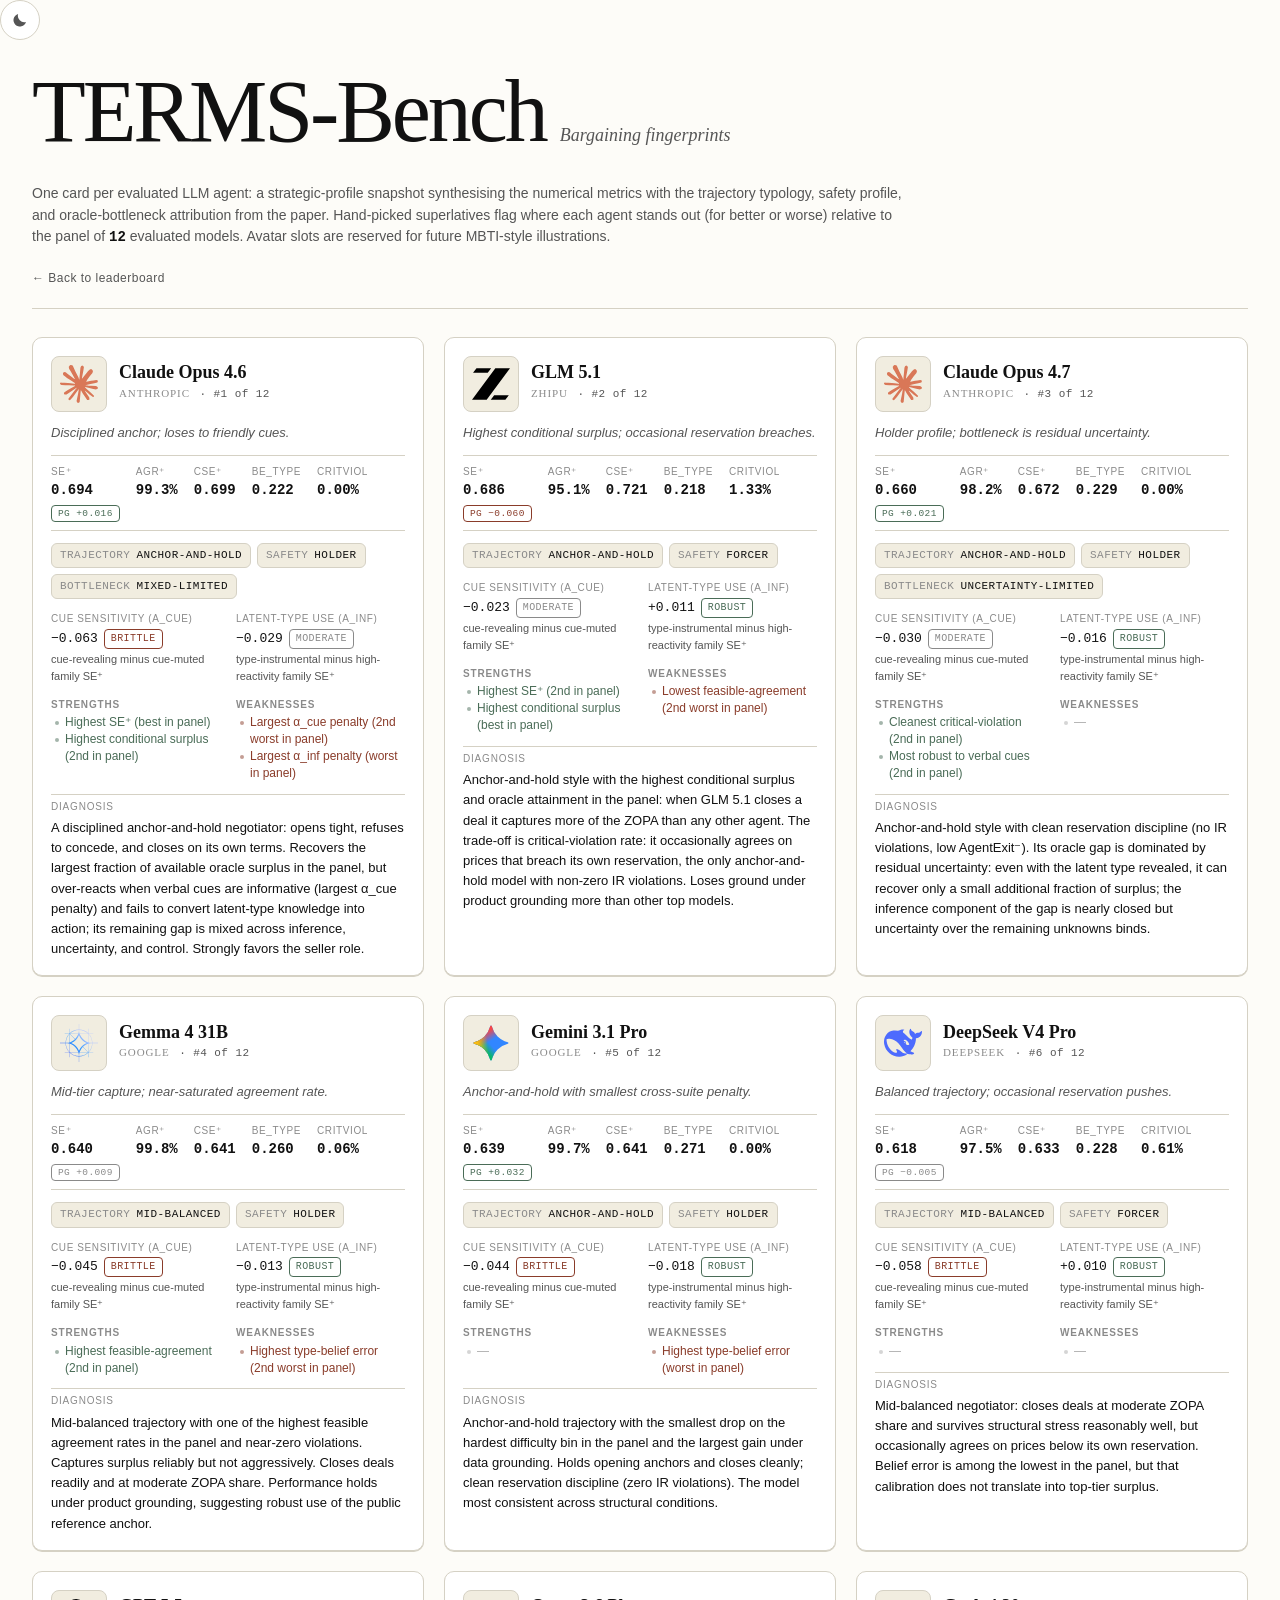
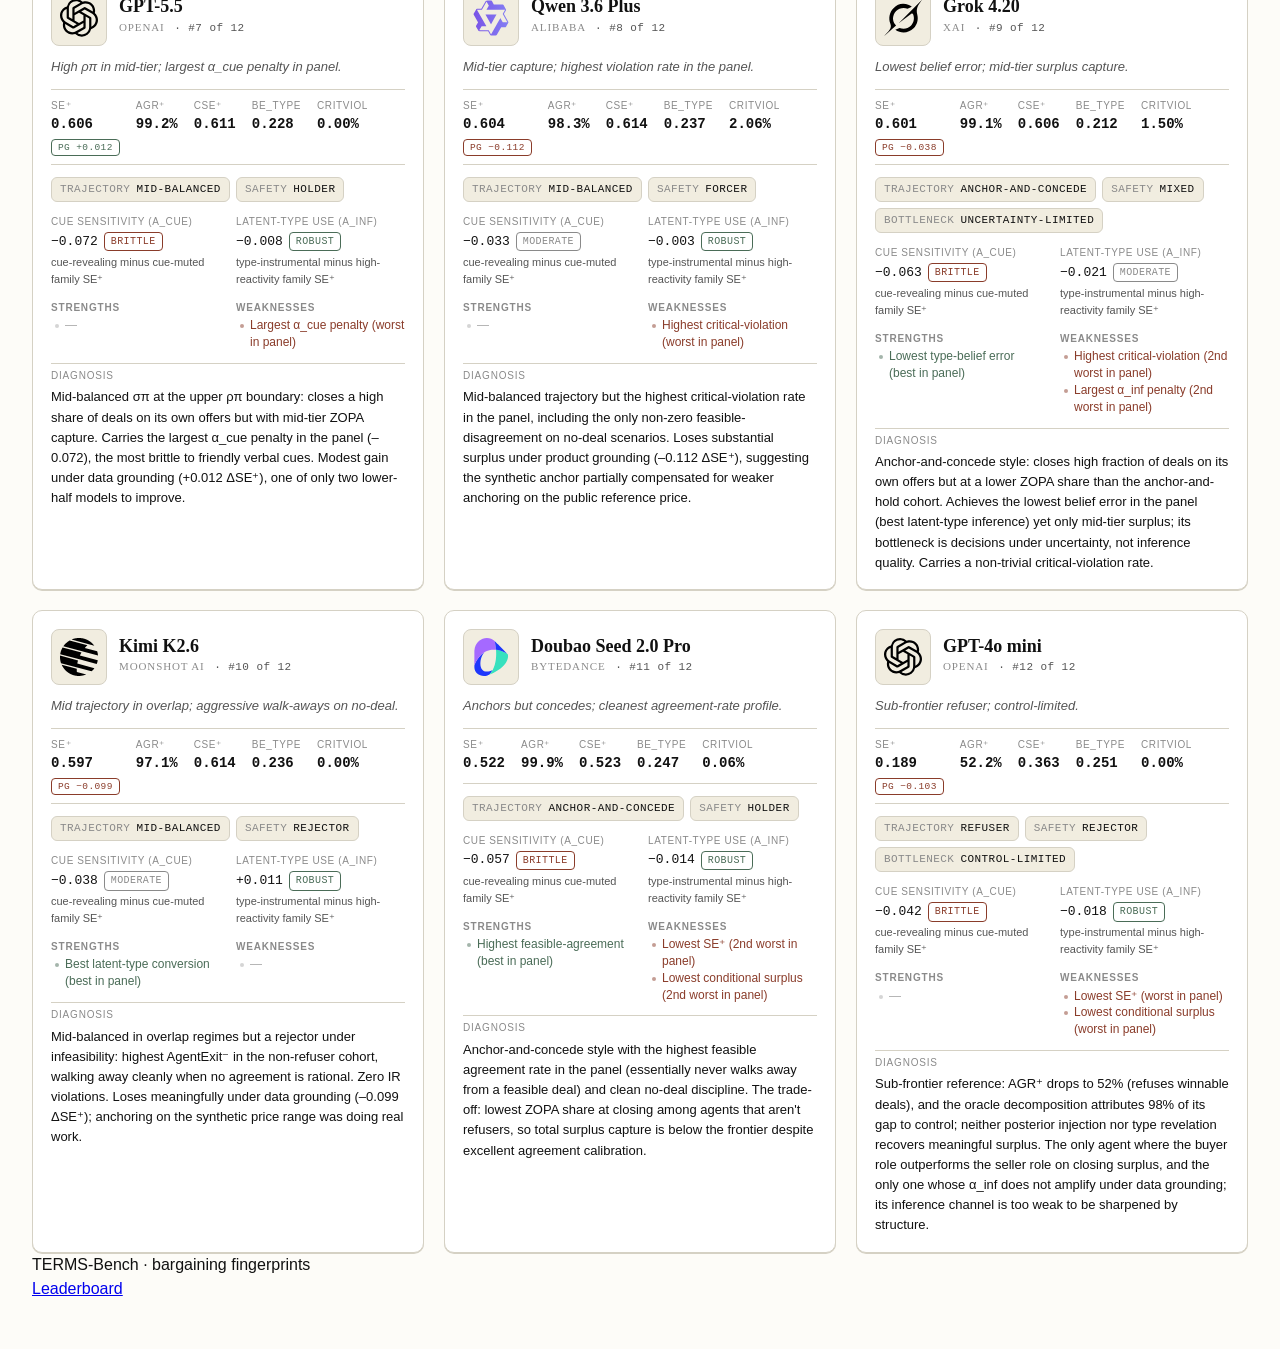
<file: fingerprints.html>
<!DOCTYPE html>
<html lang="en">
<head>
  <meta charset="UTF-8" />
  <meta name="viewport" content="width=device-width, initial-scale=1.0" />
  <title>TERMS-Bench: Bargaining fingerprints</title>
  <script>
    // Resolve the theme before first paint so we never flash the wrong palette.
    (function () {
      try {
        var saved = localStorage.getItem('terms-theme');
        var theme = saved || (
          window.matchMedia &&
          window.matchMedia('(prefers-color-scheme: dark)').matches
            ? 'dark' : 'light'
        );
        document.documentElement.setAttribute('data-theme', theme);
      } catch (_) {
        document.documentElement.setAttribute('data-theme', 'light');
      }
    })();
  </script>
  <link rel="stylesheet" href="style.css" />
</head>
<body>
  <button class="theme-toggle" id="theme-toggle" type="button"
          aria-label="Toggle color theme" title="Toggle light / dark">
    <svg class="theme-icon theme-sun" viewBox="0 0 24 24" aria-hidden="true">
      <circle cx="12" cy="12" r="4" fill="currentColor"></circle>
      <g stroke="currentColor" stroke-width="1.6" stroke-linecap="round" fill="none">
        <line x1="12" y1="2.5" x2="12" y2="5"></line>
        <line x1="12" y1="19" x2="12" y2="21.5"></line>
        <line x1="2.5" y1="12" x2="5" y2="12"></line>
        <line x1="19" y1="12" x2="21.5" y2="12"></line>
        <line x1="4.8" y1="4.8" x2="6.6" y2="6.6"></line>
        <line x1="17.4" y1="17.4" x2="19.2" y2="19.2"></line>
        <line x1="4.8" y1="19.2" x2="6.6" y2="17.4"></line>
        <line x1="17.4" y1="6.6" x2="19.2" y2="4.8"></line>
      </g>
    </svg>
    <svg class="theme-icon theme-moon" viewBox="0 0 24 24" aria-hidden="true">
      <path d="M20 14.5A8.5 8.5 0 0 1 9.5 4 8.5 8.5 0 1 0 20 14.5z"
            fill="currentColor"></path>
    </svg>
  </button>

  <main class="page page-fingerprints">

    <header class="masthead masthead-fingerprints">
      <div class="masthead-row">
        <h1 class="wordmark"><a class="wordmark-link" href="index.html">TERMS-Bench</a></h1>
        <p class="page-eyebrow">Bargaining fingerprints</p>
      </div>
      <p class="page-lede">
        One card per evaluated LLM agent: a strategic-profile snapshot
        synthesising the numerical metrics with the trajectory typology,
        safety profile, and oracle-bottleneck attribution from the paper.
        Hand-picked superlatives flag where each agent stands out
        (for better or worse) relative to the panel of
        <span id="fp-agent-count" class="fp-meta-strong">—</span> evaluated
        models. Avatar slots are reserved for future MBTI-style
        illustrations.
      </p>
      <nav class="fp-back-nav" aria-label="Back to leaderboard">
        <a href="index.html" class="fp-back-link">← Back to leaderboard</a>
      </nav>
    </header>

    <section class="diagnoses-section diagnoses-page-section" id="diagnoses-section">
      <div class="diagnoses-grid diagnoses-grid-wide" id="diagnoses-grid"></div>
    </section>

    <footer class="page-footer">
      <div class="page-footer-meta">
        <span>TERMS-Bench · bargaining fingerprints</span>
      </div>
      <nav class="footer-links">
        <a href="index.html">Leaderboard</a>
      </nav>
    </footer>
  </main>

  <script src="data.js?v=20260526-glm-open-ranking"></script>
  <script src="diagnoses.js?v=20260512-fingerprints"></script>
  <script src="pg_overlay.js?v=20260512-pg-overlay"></script>
  <script src="fingerprints.js?v=20260512-pg-delta"></script>
</body>
</html>
</file>
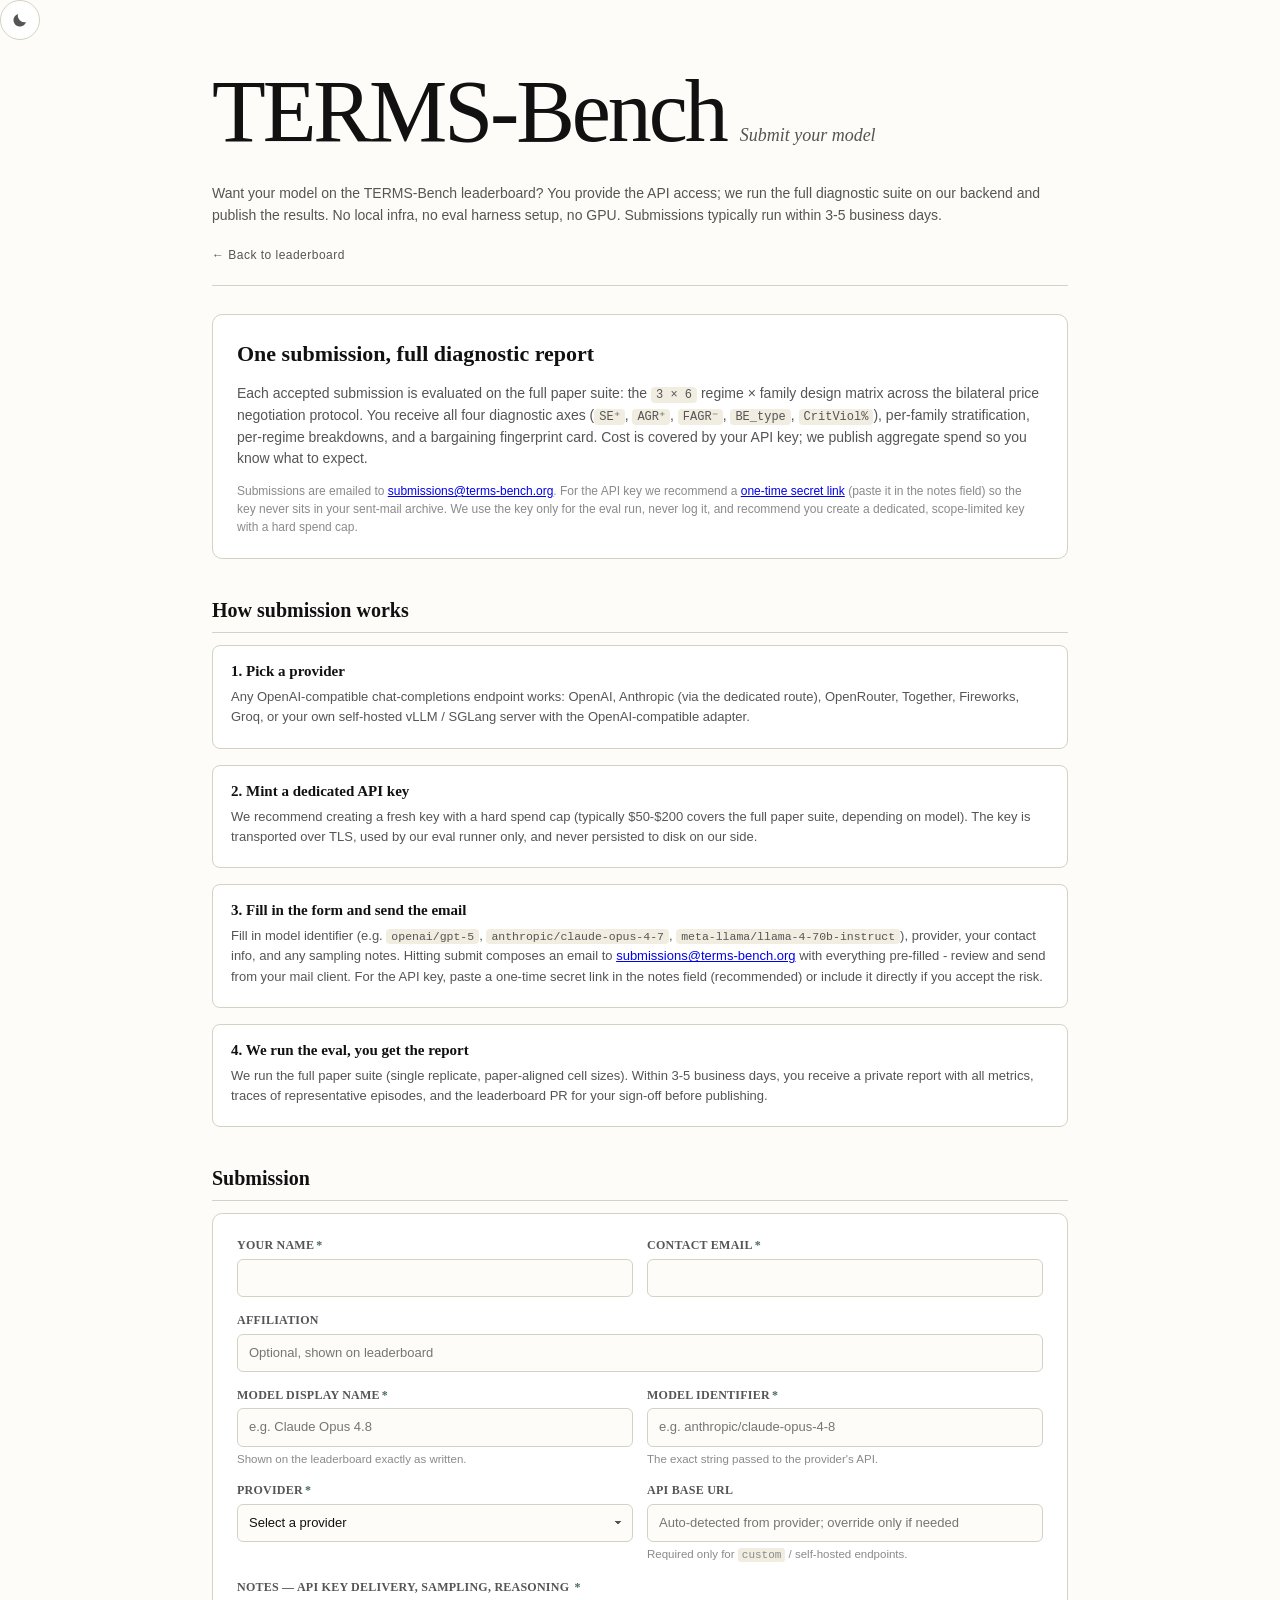
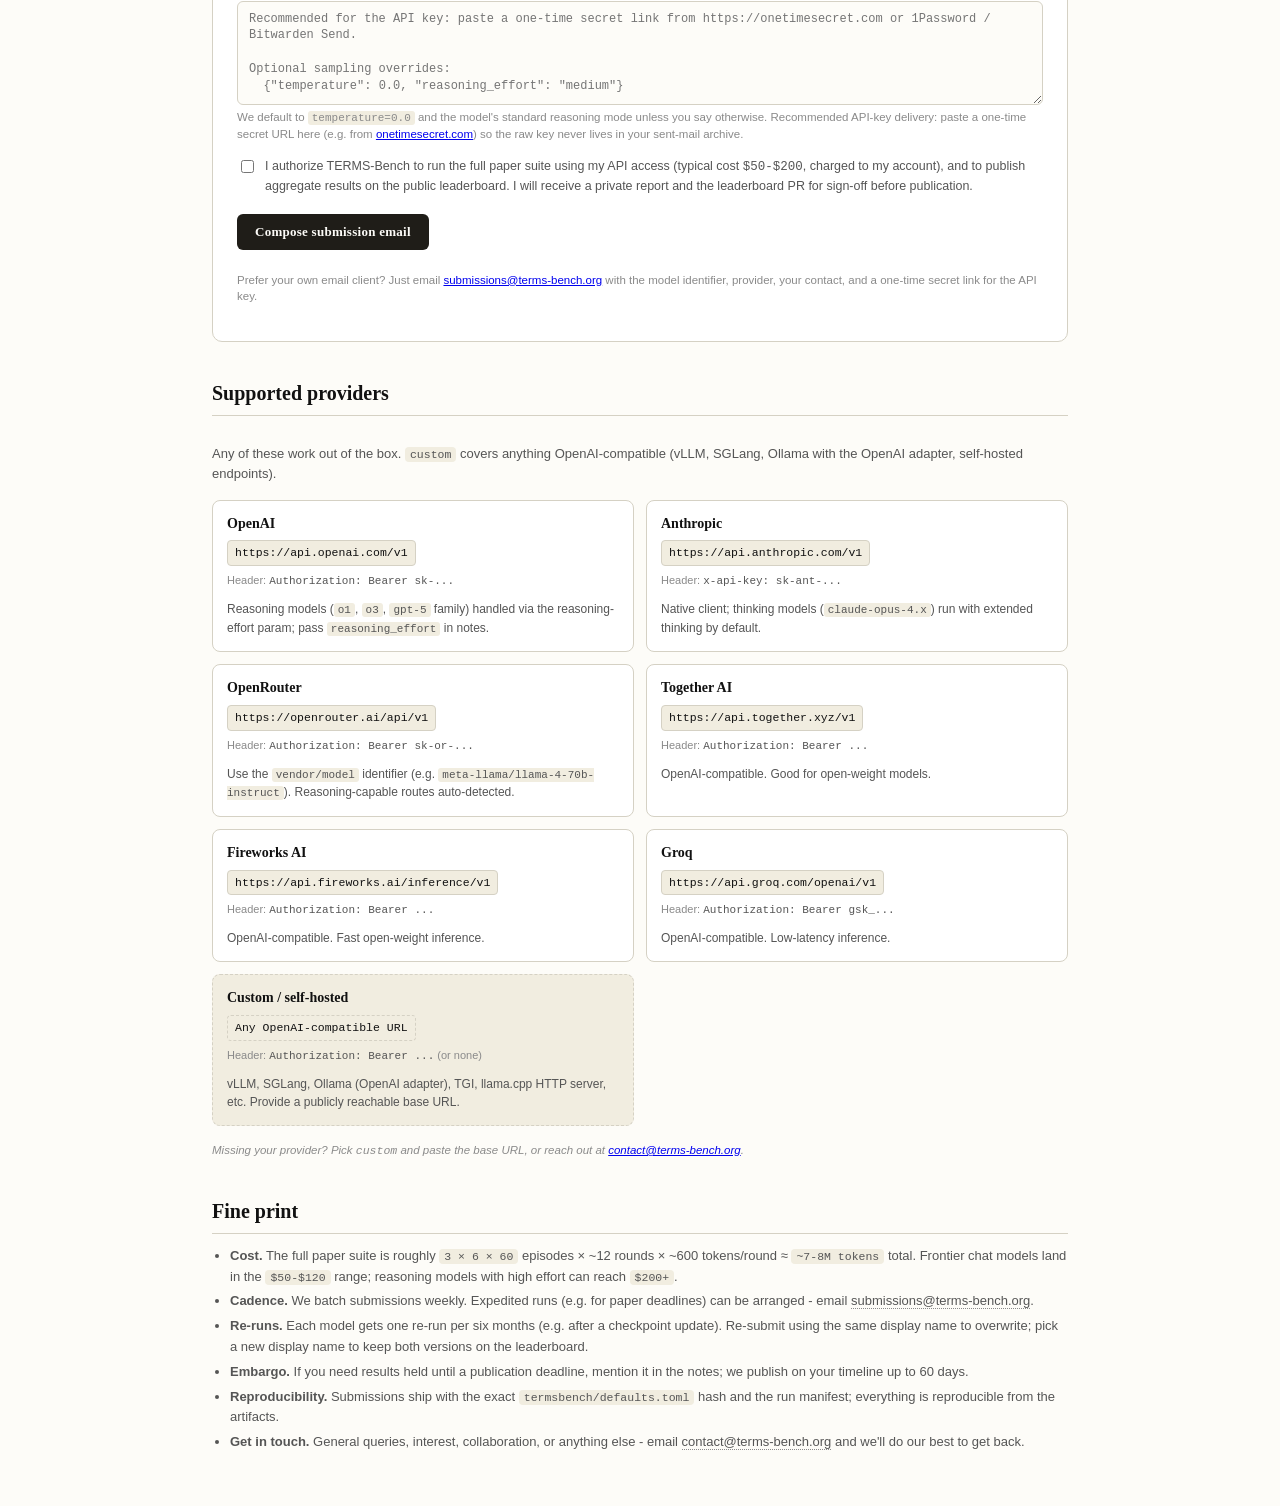
<file: submit.html>
<!DOCTYPE html>
<html lang="en">
<head>
  <meta charset="UTF-8" />
  <meta name="viewport" content="width=device-width, initial-scale=1.0" />
  <title>TERMS-Bench: Submit your model</title>
  <script>
    // Resolve the theme before first paint so we never flash the wrong palette.
    (function () {
      try {
        var saved = localStorage.getItem('terms-theme');
        var theme = saved || (
          window.matchMedia &&
          window.matchMedia('(prefers-color-scheme: dark)').matches
            ? 'dark' : 'light'
        );
        document.documentElement.setAttribute('data-theme', theme);
      } catch (_) {
        document.documentElement.setAttribute('data-theme', 'light');
      }
    })();
  </script>
  <link rel="stylesheet" href="style.css" />
</head>
<body>
  <button class="theme-toggle" id="theme-toggle" type="button"
          aria-label="Toggle color theme" title="Toggle light / dark">
    <svg class="theme-icon theme-sun" viewBox="0 0 24 24" aria-hidden="true">
      <circle cx="12" cy="12" r="4" fill="currentColor"></circle>
      <g stroke="currentColor" stroke-width="1.6" stroke-linecap="round" fill="none">
        <line x1="12" y1="2.5" x2="12" y2="5"></line>
        <line x1="12" y1="19" x2="12" y2="21.5"></line>
        <line x1="2.5" y1="12" x2="5" y2="12"></line>
        <line x1="19" y1="12" x2="21.5" y2="12"></line>
        <line x1="4.8" y1="4.8" x2="6.6" y2="6.6"></line>
        <line x1="17.4" y1="17.4" x2="19.2" y2="19.2"></line>
        <line x1="4.8" y1="19.2" x2="6.6" y2="17.4"></line>
        <line x1="17.4" y1="6.6" x2="19.2" y2="4.8"></line>
      </g>
    </svg>
    <svg class="theme-icon theme-moon" viewBox="0 0 24 24" aria-hidden="true">
      <path d="M20 14.5A8.5 8.5 0 0 1 9.5 4 8.5 8.5 0 1 0 20 14.5z"
            fill="currentColor"></path>
    </svg>
  </button>

  <main class="page page-submit">

    <header class="masthead masthead-fingerprints">
      <div class="masthead-row">
        <h1 class="wordmark"><a class="wordmark-link" href="index.html">TERMS-Bench</a></h1>
        <p class="page-eyebrow">Submit your model</p>
      </div>
      <p class="page-lede">
        Want your model on the TERMS-Bench leaderboard? You provide the
        API access; we run the full diagnostic suite on our backend and
        publish the results. No local infra, no eval harness setup,
        no GPU. Submissions typically run within 3-5 business days.
      </p>
      <nav class="fp-back-nav" aria-label="Back to leaderboard">
        <a href="index.html" class="fp-back-link">&larr; Back to leaderboard</a>
      </nav>
    </header>

    <!-- =========================================================== CTA -->
    <section class="submit-cta">
      <div class="submit-cta-card">
        <h2 class="submit-cta-title">One submission, full diagnostic report</h2>
        <p class="submit-cta-body">
          Each accepted submission is evaluated on the full paper suite:
          the <code>3 &times; 6</code> regime &times; family design matrix
          across the bilateral price negotiation protocol. You receive
          all four diagnostic axes (<code>SE&#8314;</code>,
          <code>AGR&#8314;</code>, <code>FAGR&#8315;</code>,
          <code>BE_type</code>, <code>CritViol%</code>), per-family
          stratification, per-regime breakdowns, and a bargaining
          fingerprint card. Cost is covered by your API key; we publish
          aggregate spend so you know what to expect.
        </p>
        <p class="submit-cta-note">
          Submissions are emailed to
          <a href="mailto:submissions@terms-bench.org">submissions@terms-bench.org</a>.
          For the API key we recommend a
          <a href="https://onetimesecret.com" target="_blank" rel="noopener">
          one-time secret link</a> (paste it in the notes field) so the
          key never sits in your sent-mail archive. We use the key only
          for the eval run, never log it, and recommend you create a
          dedicated, scope-limited key with a hard spend cap.
        </p>
      </div>
    </section>

    <!-- ===================================================== How it works -->
    <h2 class="submit-section-h">How submission works</h2>
    <ol class="submit-steps">
      <li>
        <h3>1. Pick a provider</h3>
        <p>
          Any OpenAI-compatible chat-completions endpoint works:
          OpenAI, Anthropic (via the dedicated route), OpenRouter,
          Together, Fireworks, Groq, or your own self-hosted vLLM /
          SGLang server with the OpenAI-compatible adapter.
        </p>
      </li>
      <li>
        <h3>2. Mint a dedicated API key</h3>
        <p>
          We recommend creating a fresh key with a hard spend cap
          (typically $50-$200 covers the full paper suite, depending on
          model). The key is transported over TLS, used by our eval
          runner only, and never persisted to disk on our side.
        </p>
      </li>
      <li>
        <h3>3. Fill in the form and send the email</h3>
        <p>
          Fill in model identifier (e.g. <code>openai/gpt-5</code>,
          <code>anthropic/claude-opus-4-7</code>,
          <code>meta-llama/llama-4-70b-instruct</code>), provider, your
          contact info, and any sampling notes. Hitting submit composes
          an email to
          <a href="mailto:submissions@terms-bench.org">submissions@terms-bench.org</a>
          with everything pre-filled - review and send from your mail
          client. For the API key, paste a one-time secret link in the
          notes field (recommended) or include it directly if you accept
          the risk.
        </p>
      </li>
      <li>
        <h3>4. We run the eval, you get the report</h3>
        <p>
          We run the full paper suite (single replicate, paper-aligned
          cell sizes). Within 3-5 business days, you receive a private
          report with all metrics, traces of representative episodes,
          and the leaderboard PR for your sign-off before publishing.
        </p>
      </li>
    </ol>

    <!-- ===================================================== The form -->
    <h2 class="submit-section-h">Submission</h2>
    <form id="submit-form" class="submit-form" autocomplete="off" novalidate>
      <div class="submit-form-row">
        <div class="submit-field">
          <label for="f-name" class="submit-field-label">
            Your name<span class="submit-required">*</span>
          </label>
          <input id="f-name" name="submitter_name" class="submit-input"
                 type="text" required maxlength="120" />
        </div>
        <div class="submit-field">
          <label for="f-email" class="submit-field-label">
            Contact email<span class="submit-required">*</span>
          </label>
          <input id="f-email" name="submitter_email" class="submit-input"
                 type="email" required maxlength="200" />
        </div>
      </div>

      <div class="submit-field">
        <label for="f-affiliation" class="submit-field-label">
          Affiliation
        </label>
        <input id="f-affiliation" name="affiliation" class="submit-input"
               type="text" maxlength="200" placeholder="Optional, shown on leaderboard" />
      </div>

      <div class="submit-form-row">
        <div class="submit-field">
          <label for="f-display" class="submit-field-label">
            Model display name<span class="submit-required">*</span>
          </label>
          <input id="f-display" name="display_name" class="submit-input"
                 type="text" required maxlength="80"
                 placeholder="e.g. Claude Opus 4.8" />
          <span class="submit-field-hint">
            Shown on the leaderboard exactly as written.
          </span>
        </div>
        <div class="submit-field">
          <label for="f-model" class="submit-field-label">
            Model identifier<span class="submit-required">*</span>
          </label>
          <input id="f-model" name="model_id" class="submit-input"
                 type="text" required maxlength="200"
                 placeholder="e.g. anthropic/claude-opus-4-8" />
          <span class="submit-field-hint">
            The exact string passed to the provider's API.
          </span>
        </div>
      </div>

      <div class="submit-form-row">
        <div class="submit-field">
          <label for="f-provider" class="submit-field-label">
            Provider<span class="submit-required">*</span>
          </label>
          <select id="f-provider" name="provider" class="submit-select" required>
            <option value="">Select a provider</option>
            <option value="openai">OpenAI</option>
            <option value="anthropic">Anthropic</option>
            <option value="openrouter">OpenRouter</option>
            <option value="together">Together AI</option>
            <option value="fireworks">Fireworks AI</option>
            <option value="groq">Groq</option>
            <option value="custom">Custom (OpenAI-compatible)</option>
          </select>
        </div>
        <div class="submit-field">
          <label for="f-base-url" class="submit-field-label">
            API base URL
          </label>
          <input id="f-base-url" name="base_url" class="submit-input"
                 type="url" maxlength="300"
                 placeholder="Auto-detected from provider; override only if needed" />
          <span class="submit-field-hint">
            Required only for <code>custom</code> / self-hosted endpoints.
          </span>
        </div>
      </div>

      <div class="submit-field">
        <label for="f-notes" class="submit-field-label">
          Notes &mdash; API key delivery, sampling, reasoning
          <span class="submit-required">*</span>
        </label>
        <textarea id="f-notes" name="notes" class="submit-textarea"
                  required maxlength="2000" rows="5"
                  placeholder='Recommended for the API key: paste a one-time secret link from https://onetimesecret.com or 1Password / Bitwarden Send.

Optional sampling overrides:
  {"temperature": 0.0, "reasoning_effort": "medium"}'></textarea>
        <span class="submit-field-hint">
          We default to <code>temperature=0.0</code> and the model's
          standard reasoning mode unless you say otherwise. Recommended
          API-key delivery: paste a one-time secret URL here (e.g. from
          <a href="https://onetimesecret.com" target="_blank" rel="noopener">onetimesecret.com</a>)
          so the raw key never lives in your sent-mail archive.
        </span>
      </div>

      <label class="submit-consent">
        <input id="f-consent" name="consent" type="checkbox" required />
        <span>
          I authorize TERMS-Bench to run the full paper suite using my
          API access (typical cost <code>$50-$200</code>, charged to my
          account), and to publish aggregate results on the public
          leaderboard. I will receive a private report and the
          leaderboard PR for sign-off before publication.
        </span>
      </label>

      <div class="submit-actions">
        <button type="submit" id="submit-btn" class="submit-submit-button">
          Compose submission email
        </button>
        <span id="submit-status" class="submit-status" role="status" aria-live="polite"></span>
      </div>

      <p class="submit-field-hint" style="margin-top:8px;">
        Prefer your own email client? Just email
        <a href="mailto:submissions@terms-bench.org">submissions@terms-bench.org</a>
        with the model identifier, provider, your contact, and a
        one-time secret link for the API key.
      </p>
    </form>

    <!-- ===================================================== Providers -->
    <h2 class="submit-section-h">Supported providers</h2>
    <section class="submit-providers">
      <p class="submit-providers-lede">
        Any of these work out of the box. <code>custom</code> covers
        anything OpenAI-compatible (vLLM, SGLang, Ollama with the OpenAI
        adapter, self-hosted endpoints).
      </p>
      <div class="provider-grid">
        <div class="provider-card">
          <h3 class="provider-name">OpenAI</h3>
          <span class="provider-url">https://api.openai.com/v1</span>
          <span class="provider-key">Header: <code>Authorization: Bearer sk-...</code></span>
          <p class="provider-note">
            Reasoning models (<code>o1</code>, <code>o3</code>,
            <code>gpt-5</code> family) handled via the reasoning-effort
            param; pass <code>reasoning_effort</code> in notes.
          </p>
        </div>
        <div class="provider-card">
          <h3 class="provider-name">Anthropic</h3>
          <span class="provider-url">https://api.anthropic.com/v1</span>
          <span class="provider-key">Header: <code>x-api-key: sk-ant-...</code></span>
          <p class="provider-note">
            Native client; thinking models (<code>claude-opus-4.x</code>)
            run with extended thinking by default.
          </p>
        </div>
        <div class="provider-card">
          <h3 class="provider-name">OpenRouter</h3>
          <span class="provider-url">https://openrouter.ai/api/v1</span>
          <span class="provider-key">Header: <code>Authorization: Bearer sk-or-...</code></span>
          <p class="provider-note">
            Use the <code>vendor/model</code> identifier
            (e.g. <code>meta-llama/llama-4-70b-instruct</code>).
            Reasoning-capable routes auto-detected.
          </p>
        </div>
        <div class="provider-card">
          <h3 class="provider-name">Together AI</h3>
          <span class="provider-url">https://api.together.xyz/v1</span>
          <span class="provider-key">Header: <code>Authorization: Bearer ...</code></span>
          <p class="provider-note">
            OpenAI-compatible. Good for open-weight models.
          </p>
        </div>
        <div class="provider-card">
          <h3 class="provider-name">Fireworks AI</h3>
          <span class="provider-url">https://api.fireworks.ai/inference/v1</span>
          <span class="provider-key">Header: <code>Authorization: Bearer ...</code></span>
          <p class="provider-note">
            OpenAI-compatible. Fast open-weight inference.
          </p>
        </div>
        <div class="provider-card">
          <h3 class="provider-name">Groq</h3>
          <span class="provider-url">https://api.groq.com/openai/v1</span>
          <span class="provider-key">Header: <code>Authorization: Bearer gsk_...</code></span>
          <p class="provider-note">
            OpenAI-compatible. Low-latency inference.
          </p>
        </div>
        <div class="provider-card provider-card-shim">
          <h3 class="provider-name">Custom / self-hosted</h3>
          <span class="provider-url">Any OpenAI-compatible URL</span>
          <span class="provider-key">Header: <code>Authorization: Bearer ...</code> (or none)</span>
          <p class="provider-note">
            vLLM, SGLang, Ollama (OpenAI adapter), TGI, llama.cpp HTTP
            server, etc. Provide a publicly reachable base URL.
          </p>
        </div>
      </div>
      <p class="provider-footnote">
        Missing your provider? Pick <code>custom</code> and paste the
        base URL, or reach out at
        <a href="mailto:contact@terms-bench.org">contact@terms-bench.org</a>.
      </p>
    </section>

    <!-- ===================================================== Notes -->
    <h2 class="submit-section-h">Fine print</h2>
    <ul class="submit-notes-list">
      <li>
        <strong>Cost.</strong> The full paper suite is roughly
        <code>3 &times; 6 &times; 60</code> episodes &times; ~12 rounds &times;
        ~600 tokens/round &asymp; <code>~7-8M tokens</code> total. Frontier
        chat models land in the <code>$50-$120</code> range; reasoning
        models with high effort can reach <code>$200+</code>.
      </li>
      <li>
        <strong>Cadence.</strong> We batch submissions weekly. Expedited
        runs (e.g. for paper deadlines) can be arranged - email
        <a href="mailto:submissions@terms-bench.org">submissions@terms-bench.org</a>.
      </li>
      <li>
        <strong>Re-runs.</strong> Each model gets one re-run per six
        months (e.g. after a checkpoint update). Re-submit using the
        same display name to overwrite; pick a new display name to keep
        both versions on the leaderboard.
      </li>
      <li>
        <strong>Embargo.</strong> If you need results held until a
        publication deadline, mention it in the notes; we publish on
        your timeline up to 60 days.
      </li>
      <li>
        <strong>Reproducibility.</strong> Submissions ship with the
        exact <code>termsbench/defaults.toml</code> hash and the run
        manifest; everything is reproducible from the artifacts.
      </li>
      <li>
        <strong>Get in touch.</strong> General queries, interest,
        collaboration, or anything else - email
        <a href="mailto:contact@terms-bench.org">contact@terms-bench.org</a>
        and we'll do our best to get back.
      </li>
    </ul>

  </main>

  <script>
    // Theme toggle: matches index.html behavior.
    (function () {
      var btn = document.getElementById('theme-toggle');
      if (!btn) return;
      btn.addEventListener('click', function () {
        var current = document.documentElement.getAttribute('data-theme') || 'light';
        var next = current === 'dark' ? 'light' : 'dark';
        document.documentElement.setAttribute('data-theme', next);
        try { localStorage.setItem('terms-theme', next); } catch (_) {}
      });
    })();

    // Provider -> default base URL.
    var PROVIDER_BASE_URLS = {
      openai:     'https://api.openai.com/v1',
      anthropic:  'https://api.anthropic.com/v1',
      openrouter: 'https://openrouter.ai/api/v1',
      together:   'https://api.together.xyz/v1',
      fireworks:  'https://api.fireworks.ai/inference/v1',
      groq:       'https://api.groq.com/openai/v1',
      custom:     ''
    };

    var providerEl = document.getElementById('f-provider');
    var baseUrlEl  = document.getElementById('f-base-url');
    providerEl.addEventListener('change', function () {
      var def = PROVIDER_BASE_URLS[providerEl.value] || '';
      // Only autofill if the user hasn't typed something custom.
      if (!baseUrlEl.value || Object.values(PROVIDER_BASE_URLS).indexOf(baseUrlEl.value) !== -1) {
        baseUrlEl.value = def;
      }
    });

    // The mailbox that accepts submissions.
    var SUBMIT_EMAIL = 'submissions@terms-bench.org';

    var form     = document.getElementById('submit-form');
    var btn      = document.getElementById('submit-btn');
    var statusEl = document.getElementById('submit-status');

    function setStatus(state, msg) {
      statusEl.textContent = msg || '';
      if (state) statusEl.setAttribute('data-state', state);
      else statusEl.removeAttribute('data-state');
    }

    function val(id) { return document.getElementById(id).value.trim(); }

    form.addEventListener('submit', function (ev) {
      ev.preventDefault();
      if (!form.checkValidity()) {
        setStatus('err', 'Please fill in all required fields.');
        form.reportValidity();
        return;
      }
      var displayName = val('f-display');
      var subject = 'TERMS-Bench submission: ' + displayName;
      var lines = [
        'TERMS-Bench submission',
        '======================',
        '',
        'Submitter:    ' + val('f-name'),
        'Email:        ' + val('f-email'),
        'Affiliation:  ' + (val('f-affiliation') || '(none)'),
        '',
        'Display name: ' + displayName,
        'Model id:     ' + val('f-model'),
        'Provider:     ' + val('f-provider'),
        'Base URL:     ' + (val('f-base-url') || '(provider default)'),
        '',
        'Notes / API-key delivery / sampling overrides:',
        '----------------------------------------------',
        val('f-notes'),
        '',
        '-- ',
        'I authorize TERMS-Bench to run the full paper suite using my ' +
        'API access and to publish aggregate results on the public ' +
        'leaderboard, with a private report and a leaderboard PR for ' +
        'sign-off before publication.'
      ];
      var body = lines.join('\n');
      var href = 'mailto:' + SUBMIT_EMAIL +
                 '?subject=' + encodeURIComponent(subject) +
                 '&body=' + encodeURIComponent(body);

      // Hand off to the user's mail client.
      window.location.href = href;
      setStatus('ok',
        'Email composed in your mail client. Review and send to ' + SUBMIT_EMAIL + '.');
    });
  </script>
</body>
</html>
</file>
<file: style.css>
/* ============================================================
   TERMS-Bench leaderboard — editorial, two-column-optional layout.
   Theme is controlled by a `data-theme` attribute on <html>,
   set by an inline pre-paint script from localStorage or the OS
   preference, and flipped by the sun/moon toggle in the corner.
   ============================================================ */

:root {
  --bg: #fdfcf8;
  --bg-elev: #ffffff;
  --fg: #111111;
  --fg-muted: #555555;
  --fg-faint: #8a8a8a;
  --rule: #d5d1c4;
  --rule-strong: #1f1d18;
  --pill-bg: transparent;
  --pill-bg-active: #111111;
  --pill-fg-active: #fdfcf8;
  --bar: #111111;
  --bar-track: #e6e2d6;
  --accent: #4a6c57;         /* deep sage for higher-is-better highlights */
  --warn: #8a3c2a;           /* rust for worse-is-worse highlights */
  --code-bg: #f1ede0;
  --chart-grid: #d5d1c4;
  --chart-axis: #333330;
  --chart-label: #55544d;
  /* Series palette — muted, editorial. Up to 10 series. */
  --s1: #1f5f4a;
  --s2: #c4793d;
  --s3: #7c6fae;
  --s4: #a84458;
  --s5: #3d7cad;
  --s6: #8a6a3d;
  --s7: #4e7d5e;
  --s8: #8e4a7f;
  --s9: #2b5c7e;
  --s10: #9a6a50;

  --font-display: 'Georgia', 'Times New Roman', serif;
  --font-body: -apple-system, BlinkMacSystemFont, 'Segoe UI', Roboto, 'Helvetica Neue', Arial, sans-serif;
  --font-mono: ui-monospace, SFMono-Regular, Menlo, 'Roboto Mono', monospace;
}

:root[data-theme="dark"] {
  --bg: #111110;
  --bg-elev: #181816;
  --fg: #f2f0e8;
  --fg-muted: #b3b0a2;
  --fg-faint: #7c7a6d;
  --rule: #2e2c26;
  --rule-strong: #d7d4c6;
  --pill-bg: transparent;
  --pill-bg-active: #f2f0e8;
  --pill-fg-active: #111110;
  --bar: #f2f0e8;
  --bar-track: #2b2923;
  --accent: #9cc4a4;
  --warn: #d99775;
  --code-bg: #24221c;
  --chart-grid: #2e2c26;
  --chart-axis: #c7c4b4;
  --chart-label: #9d9a8b;
  --s1: #79c2a9;
  --s2: #e4a677;
  --s3: #b5acd7;
  --s4: #da8597;
  --s5: #89b5d8;
  --s6: #c7a87e;
  --s7: #9fc5ab;
  --s8: #c7a0bc;
  --s9: #80a4c4;
  --s10: #c8a092;
}

/* Fallback for the rare case where JS failed to run: follow the OS. */
@media (prefers-color-scheme: dark) {
  :root:not([data-theme]) {
    --bg: #111110;
    --bg-elev: #181816;
    --fg: #f2f0e8;
    --fg-muted: #b3b0a2;
    --fg-faint: #7c7a6d;
    --rule: #2e2c26;
    --rule-strong: #d7d4c6;
    --pill-bg: transparent;
    --pill-bg-active: #f2f0e8;
    --pill-fg-active: #111110;
    --bar: #f2f0e8;
    --bar-track: #2b2923;
    --accent: #9cc4a4;
    --warn: #d99775;
    --code-bg: #24221c;
    --chart-grid: #2e2c26;
    --chart-axis: #c7c4b4;
    --chart-label: #9d9a8b;
    --s1: #79c2a9;
    --s2: #e4a677;
    --s3: #b5acd7;
    --s4: #da8597;
    --s5: #89b5d8;
    --s6: #c7a87e;
    --s7: #9fc5ab;
    --s8: #c7a0bc;
    --s9: #80a4c4;
    --s10: #c8a092;
  }
}

/* ---------------- Top actions ---------------- */
.top-actions {
  position: fixed;
  top: 18px;
  right: 18px;
  z-index: 60;
  display: inline-flex;
  align-items: center;
  gap: 18px;
}

.paper-link {
  display: inline-flex;
  align-items: center;
  gap: 7px;
  min-height: 40px;
  padding: 0 2px;
  color: var(--fg-muted);
  font-family: var(--mono);
  font-size: 12px;
  line-height: 1;
  letter-spacing: 0.04em;
  text-transform: uppercase;
  text-decoration: none;
  transition: color 160ms ease, transform 160ms ease;
}
.paper-link:hover {
  color: var(--fg);
  transform: translateY(-1px);
}
.paper-link:focus-visible {
  outline: 2px solid var(--fg);
  outline-offset: 4px;
  border-radius: 6px;
}
.paper-icon {
  width: 17px;
  height: 17px;
  display: block;
}

.theme-toggle {
  width: 40px;
  height: 40px;
  display: inline-flex;
  align-items: center;
  justify-content: center;
  padding: 0;
  border: 1px solid var(--rule);
  border-radius: 999px;
  background: var(--bg-elev);
  color: var(--fg);
  cursor: pointer;
  transition: border-color 160ms ease, color 160ms ease,
              background 160ms ease, transform 160ms ease;
}
.theme-toggle:hover {
  border-color: var(--rule-strong);
  transform: translateY(-1px);
}
.theme-toggle:focus-visible {
  outline: 2px solid var(--fg);
  outline-offset: 2px;
}
.theme-icon {
  width: 18px;
  height: 18px;
  display: block;
  color: var(--fg-muted);
  transition: color 160ms ease;
}
.theme-toggle:hover .theme-icon { color: var(--fg); }

/* Show the icon of the mode the user will switch TO. */
:root[data-theme="light"] .theme-sun { display: none; }
:root[data-theme="light"] .theme-moon { display: block; }
:root[data-theme="dark"]  .theme-sun { display: block; }
:root[data-theme="dark"]  .theme-moon { display: none; }
@media (max-width: 640px) {
  .top-actions { top: 12px; right: 12px; gap: 14px; }
  .paper-link { min-height: 36px; font-size: 11px; }
  .paper-icon { width: 16px; height: 16px; }
  .theme-toggle { width: 36px; height: 36px; }
  .theme-icon { width: 16px; height: 16px; }
}

* { box-sizing: border-box; }
html, body { margin: 0; padding: 0; }

body {
  background: var(--bg);
  color: var(--fg);
  font-family: var(--font-body);
  line-height: 1.55;
  font-size: 16px;
  -webkit-font-smoothing: antialiased;
  -moz-osx-font-smoothing: grayscale;
}

.container {
  max-width: 1040px;
  margin: 0 auto;
  padding: 48px 32px 64px;
}

/* In-page anchors: clear the fixed theme control */
section[id] {
  scroll-margin-top: 4rem;
}

/* ---------------- On-this-page navigation (quiet inline) ---------------- */
.page-toc {
  margin: 16px 0 56px;
  padding: 0;
  border: none;
  background: none;
  text-align: center;
}
.page-toc-list {
  list-style: none;
  margin: 0;
  padding: 0;
  display: inline-flex;
  flex-wrap: wrap;
  justify-content: center;
  align-items: center;
  gap: 0;
  font-size: 13px;
  line-height: 1.6;
  color: var(--fg-muted);
}
.page-toc-list li {
  margin: 0;
  display: inline-flex;
  align-items: center;
}
.page-toc-list li:not(:last-child)::after {
  content: "·";
  margin: 0 12px;
  color: var(--fg-faint);
}
.page-toc-list a {
  color: var(--fg-muted);
  text-decoration: none;
  transition: color 120ms ease;
}
.page-toc-list a:hover {
  color: var(--fg);
  text-decoration: underline;
  text-underline-offset: 4px;
  text-decoration-thickness: 1px;
}
.page-toc-list a:focus-visible {
  outline: 2px solid var(--accent);
  outline-offset: 3px;
  border-radius: 2px;
}
@media (max-width: 560px) {
  .page-toc { margin: 8px 0 36px; }
  .page-toc-list { font-size: 12px; }
  .page-toc-list li:not(:last-child)::after { margin: 0 8px; }
}

/* ---------------- Hero ---------------- */
.hero {
  min-height: min(680px, 72vh);
  display: flex;
  flex-direction: column;
  justify-content: space-between;
  padding-top: 24px;
  margin-bottom: 96px;
}

.hero-top {
  display: flex;
  flex-direction: column;
  gap: 0;
  max-width: 62ch;
}

.hero-eyebrow {
  font-family: var(--font-mono);
  font-size: 11.5px;
  font-weight: 500;
  text-transform: uppercase;
  letter-spacing: 0.16em;
  color: var(--fg-faint);
  margin-bottom: 32px;
}

.wordmark {
  font-family: var(--font-display);
  font-weight: 400;
  font-size: 88px;
  letter-spacing: -0.035em;
  line-height: 0.92;
  margin: 0 0 18px;
  color: var(--fg);
}

.tagline {
  font-family: var(--font-display);
  font-style: italic;
  font-size: 22px;
  line-height: 1.35;
  color: var(--fg-muted);
  margin: 0 0 32px;
  max-width: 40ch;
}

.hero-pitch {
  margin: 0;
  font-size: 17px;
  line-height: 1.62;
  color: var(--fg);
  max-width: 54ch;
}
.hero-pitch em { font-style: italic; color: var(--fg); }

.hero-meta {
  display: flex;
  flex-wrap: wrap;
  gap: 24px 48px;
  padding-top: 20px;
  border-top: 1px solid var(--rule);
  font-family: var(--font-mono);
  font-size: 12px;
  text-transform: uppercase;
  letter-spacing: 0.08em;
  color: var(--fg-muted);
}

.meta-item { display: flex; flex-direction: column; gap: 3px; }
.meta-label { color: var(--fg-faint); font-size: 11px; }
.meta-value { color: var(--fg); font-size: 13px; font-variant-numeric: tabular-nums; }

/* ---------------- Section headers ---------------- */
.section-head {
  margin: 0 0 20px;
  padding-bottom: 12px;
  border-bottom: 1px solid var(--rule);
}
.section-head h2 {
  font-family: var(--font-display);
  font-weight: 400;
  font-size: 28px;
  letter-spacing: -0.01em;
  margin: 0 0 8px;
}
.section-caption {
  margin: 0;
  max-width: 70ch;
  color: var(--fg-muted);
  font-size: 15px;
  line-height: 1.6;
}
.section-footnote {
  margin: 12px 0 0;
  font-size: 13px;
  color: var(--fg-faint);
  line-height: 1.5;
}
.section-footnote code,
.section-caption code,
.hero-pitch code,
.howto-steps code,
.section-caption code {
  font-family: var(--font-mono);
  font-size: 90%;
  padding: 1px 5px;
  background: var(--code-bg);
  border-radius: 3px;
}

/* ---------------- Chart sections ---------------- */
.chart-section, .board-section { margin-bottom: 56px; }

.chart-controls, .controls {
  display: flex;
  flex-wrap: wrap;
  gap: 20px;
  align-items: center;
  margin-bottom: 20px;
}
.control-group {
  display: flex;
  align-items: center;
  gap: 12px;
}
.control-label {
  font-family: var(--font-mono);
  font-size: 11px;
  text-transform: uppercase;
  letter-spacing: 0.1em;
  color: var(--fg-muted);
}
.pill-group { display: flex; flex-wrap: wrap; gap: 6px; }
.pill {
  font-family: var(--font-body);
  font-size: 13px;
  padding: 5px 14px;
  border: 1px solid var(--rule-strong);
  border-radius: 999px;
  background: var(--pill-bg);
  color: var(--fg);
  cursor: pointer;
  transition: background 0.1s, color 0.1s;
  white-space: nowrap;
}
.pill:hover { background: var(--code-bg); }
.pill.active {
  background: var(--pill-bg-active);
  color: var(--pill-fg-active);
  border-color: var(--pill-bg-active);
}
.pill:focus-visible {
  outline: 2px solid var(--accent);
  outline-offset: 2px;
}

/* ---------------- Chart ---------------- */
.chart-wrap {
  width: 100%;
  margin-top: 4px;
}
.chart-wrap svg { display: block; width: 100%; height: auto; }
.chart-axis-label {
  font-family: var(--font-mono);
  font-size: 10.5px;
  letter-spacing: 0.06em;
  fill: var(--chart-label);
  text-transform: uppercase;
}
.chart-tick-label {
  font-family: var(--font-body);
  font-size: 11.5px;
  fill: var(--chart-label);
}
.chart-grid-line { stroke: var(--chart-grid); stroke-width: 1; }
.chart-axis-line { stroke: var(--chart-axis); stroke-width: 1; }
.chart-series-line { fill: none; stroke-width: 1.75; stroke-linejoin: round; stroke-linecap: round; }
.chart-series-dot { stroke-width: 1.25; }
.chart-series-line.dim, .chart-series-dot.dim { opacity: 0.18; }
.chart-legend {
  display: flex;
  flex-wrap: wrap;
  gap: 12px 18px;
  margin-top: 12px;
  font-size: 12.5px;
  color: var(--fg-muted);
}
.chart-legend-item {
  display: inline-flex;
  align-items: center;
  gap: 6px;
  cursor: pointer;
  user-select: none;
}
.chart-legend-item.dim { opacity: 0.35; }
.chart-legend-swatch {
  display: inline-block;
  width: 12px;
  height: 12px;
  border-radius: 2px;
}
/* Provider logo inside a legend entry: sized to read alongside the
   12px color swatch without crowding the model name.  Slightly
   smaller inner SVG so the OpenAI / Anthropic monochrome marks have
   a touch more breathing room inside the circular chip. */
.chart-legend-item .agent-logo {
  width: 16px;
  height: 16px;
}
.chart-legend-item .agent-logo svg,
.chart-legend-item .agent-logo img {
  width: 10px;
  height: 10px;
}
.chart-legend-item .agent-logo.is-glyph {
  font-size: 9px;
}
.chart-empty {
  padding: 40px 12px;
  text-align: center;
  color: var(--fg-faint);
  border: 1px dashed var(--rule);
  border-radius: 4px;
  font-size: 14px;
}

/* ---------------- Difficulty heatmap ----------------
   Rows = agents, columns = difficulty bins, cell brightness = SE⁺.
   Each row is its own grid using the same column template, so columns
   line up across rows without needing CSS subgrid. */
.chart-heatmap {
  display: flex;
  flex-direction: column;
  gap: 4px;
  width: 100%;
  margin-top: 6px;
  font-family: var(--font-body);
}
.hm-row {
  display: grid;
  grid-template-columns:
    minmax(180px, 1.4fr)
    repeat(var(--hm-bins, 5), minmax(56px, 1fr))
    minmax(86px, 110px);
  gap: 4px;
  align-items: stretch;
}
.hm-row.dim .hm-y-label,
.hm-row.dim .hm-cell,
.hm-row.dim .hm-delta { opacity: 0.32; }

.hm-y-label {
  display: flex;
  align-items: center;
  gap: 8px;
  padding: 4px 8px;
  font-size: 13px;
  color: var(--fg);
  border: 1px solid transparent;
  border-radius: 4px;
  user-select: none;
  min-width: 0;
}
.hm-y-label .hm-y-name {
  font-weight: 500;
  white-space: nowrap;
  overflow: hidden;
  text-overflow: ellipsis;
}
.hm-y-label.hm-y-header,
.hm-x-label,
.hm-delta-header {
  font-family: var(--font-mono);
  font-size: 10.5px;
  letter-spacing: 0.06em;
  text-transform: uppercase;
  color: var(--chart-label);
  font-weight: 500;
}
.hm-x-label,
.hm-delta-header {
  display: flex;
  align-items: center;
  justify-content: center;
  padding: 6px 0 4px;
}
.hm-row:not(.hm-header):hover .hm-y-label {
  border-color: var(--rule);
  background: var(--bg-elev);
}

.hm-cell {
  --v: 0;
  --cell-color: var(--s1);
  display: flex;
  align-items: center;
  justify-content: center;
  min-height: 38px;
  border-radius: 4px;
  font-variant-numeric: tabular-nums;
  font-size: 13px;
  color: var(--fg);
  background: color-mix(in srgb, var(--cell-color) calc(var(--v) * 100%), var(--bg-elev));
  border: 1px solid var(--rule);
  transition: transform 120ms ease, box-shadow 120ms ease;
}
.hm-cell.text-on-color { color: var(--bg); }
.hm-cell.hm-cell-empty {
  color: var(--fg-faint);
  background: var(--bg-elev);
  font-family: var(--font-mono);
  font-size: 12px;
}
.hm-row:not(.hm-header):hover .hm-cell {
  transform: translateY(-1px);
  box-shadow: 0 1px 0 var(--rule);
}

.hm-delta {
  display: flex;
  align-items: center;
  justify-content: center;
  min-height: 38px;
  font-family: var(--font-mono);
  font-size: 12.5px;
  font-weight: 600;
  font-variant-numeric: tabular-nums;
  color: var(--fg-muted);
}
.hm-delta.loss { color: var(--warn); }
.hm-delta.gain { color: var(--accent); }

.hm-axis-title {
  display: grid;
  grid-template-columns:
    minmax(180px, 1.4fr)
    repeat(var(--hm-bins, 5), minmax(56px, 1fr))
    minmax(86px, 110px);
  gap: 4px;
  margin-top: 6px;
  font-family: var(--font-mono);
  font-size: 10.5px;
  letter-spacing: 0.06em;
  text-transform: uppercase;
  color: var(--chart-label);
}
.hm-axis-title .hm-axis-name {
  grid-column: 2 / span var(--hm-bins, 5);
  text-align: left;
}
.hm-axis-title .hm-axis-arrow {
  grid-column: 2 / span var(--hm-bins, 5);
  text-align: right;
  margin-top: -14px; /* tuck the "easy → hard" tag onto the same baseline */
}

/* Tighten the agent column at moderate widths so the logo + short
   model name (e.g. "GPT-4o mini", "Gemini 3 Pro") still fit beside
   the bin cells.  Multiple models from the same provider would render
   identical glyphs without the model name, so we keep the name
   visible at every breakpoint and let `text-overflow: ellipsis` (set
   on .hm-y-name above) clip gracefully if the column is narrower
   than the full string. */
@media (max-width: 720px) {
  .hm-row,
  .hm-axis-title {
    grid-template-columns:
      minmax(140px, 1.2fr)
      repeat(var(--hm-bins, 5), minmax(44px, 1fr))
      minmax(64px, 88px);
    font-size: 12px;
  }
  .hm-cell { min-height: 34px; font-size: 12px; }
  .hm-delta { min-height: 34px; font-size: 11.5px; }
}
@media (max-width: 560px) {
  .hm-row,
  .hm-axis-title {
    grid-template-columns:
      minmax(110px, 1.1fr)
      repeat(var(--hm-bins, 5), minmax(40px, 1fr))
      minmax(56px, 76px);
  }
  .hm-cell { min-height: 32px; }
  .hm-delta { min-height: 32px; }
  .hm-y-label .hm-y-name { font-size: 11.5px; }
  .hm-y-label { gap: 6px; padding: 4px 6px; }
}

/* ---------------- Family panel: profile-overview radar ----------------
   One filled-and-stroked polygon per agent across the six counterpart-family
   axes. The shape of the polygon *is* the agent's profile: broadly inflated
   = robust generalist, sharply asymmetric = leans on specific families.

   Interactivity is handled by JS via class toggles:
     - .family-radar.has-focus           — some focus is active
     - .family-radar.agent-focus         — a polygon is focused (hover or pin)
     - .family-radar.axis-focus          — an axis spoke/wedge is focused
     - .family-radar-agent.focused       — this is the focused agent group
     - .family-radar-agent.dimmed        — this agent is being suppressed
     - .family-radar-agent.dim           — legend-toggled hide (separate state)
     - .family-radar-spoke.active        — spoke for the focused axis
     - .family-radar-axis-label.active   — label for the focused axis
   The SVG also carries data-active-axis="<id>" so per-axis dots can be
   visually emphasized via attribute selectors (see family-radar-dot rule). */
.family-radar-block {
  display: flex;
  flex-direction: column;
  align-items: center;
  gap: 4px;
  margin-top: 6px;
  width: 100%;
}
.family-radar-figure {
  position: relative;
  width: 100%;
  max-width: 560px;
}
.family-radar {
  width: 100%;
  height: auto;
  display: block;
  user-select: none;
}
.family-radar-grid {
  fill: none;
  stroke: var(--chart-grid);
  stroke-width: 1;
}
.family-radar-grid-label {
  font-family: var(--font-mono);
  font-size: 9px;
  fill: var(--fg-faint);
  pointer-events: none;
  letter-spacing: 0.02em;
}
.family-radar-spoke {
  stroke: var(--chart-grid);
  stroke-width: 1;
  transition: stroke 140ms ease, stroke-width 140ms ease;
}
.family-radar-spoke.active {
  stroke: var(--accent);
  stroke-width: 1.75;
}
.family-radar-axis-label {
  font-family: var(--font-mono);
  font-size: 11.5px;
  fill: var(--chart-label);
  text-transform: uppercase;
  letter-spacing: 0.04em;
  cursor: pointer;
  transition: fill 140ms ease, font-weight 140ms ease;
}
.family-radar-axis-label.active {
  fill: var(--accent);
  font-weight: 600;
}
.family-radar-wedge {
  fill: transparent;
  cursor: pointer;
}
.family-radar-poly {
  fill-opacity: 0.10;
  stroke-width: 1.75;
  stroke-opacity: 0.9;
  stroke-linejoin: round;
  transition:
    fill-opacity 140ms ease,
    stroke-opacity 140ms ease,
    stroke-width 140ms ease;
}
.family-radar-dot {
  transition: r 140ms ease, stroke-width 140ms ease;
}
.family-radar-agent {
  cursor: pointer;
  /* Default: settled state. Entry animation flips this from scale(0)→scale(1). */
  transform: scale(1);
  opacity: 1;
  transition:
    transform 620ms cubic-bezier(.2,.7,.3,1),
    opacity 380ms ease;
}
.family-radar-agent.entry-init {
  transform: scale(0);
  opacity: 0;
}
@media (prefers-reduced-motion: reduce) {
  .family-radar-agent,
  .family-radar-poly,
  .family-radar-dot,
  .family-radar-axis-label {
    transition: none;
  }
  .family-radar-agent.entry-init {
    transform: none;
    opacity: 1;
  }
  .paper-link {
    transition: none;
  }
  .paper-link:hover {
    transform: none;
  }
  .theme-toggle {
    transition: none;
  }
  .theme-toggle:hover {
    transform: none;
  }
  .chart-play-btn {
    transition: none;
  }
  .chart-play-btn:active {
    transform: none;
  }
}
.family-radar-agent.dim {
  opacity: 0.18;
}

/* Focus visuals: explicit class-driven rather than :hover-driven so pinning
   survives mouseleave. */
.family-radar.has-focus .family-radar-agent.dimmed {
  opacity: 0.14;
}
.family-radar.has-focus .family-radar-agent.focused .family-radar-poly {
  fill-opacity: 0.32;
  stroke-opacity: 1;
  stroke-width: 2.5;
}
.family-radar.has-focus .family-radar-agent.focused .family-radar-dot {
  stroke: var(--bg);
  stroke-width: 1.5;
  r: 5;
}

/* In axis-focus mode, soft-dim polygons so the active spoke + tooltip
   ranking are the focal point, but keep the polygon shapes readable as a
   ghost-context behind the ranking. */
.family-radar.axis-focus .family-radar-poly {
  fill-opacity: 0.12;
  stroke-opacity: 0.5;
}
.family-radar.axis-focus .family-radar-dot {
  opacity: 0.55;
}

/* JS sets .family-radar.axis-focus + svg.dataset.activeAxis = "<id>" so we
   can target dots on the active axis with an attribute selector built at
   runtime. We approximate via a CSS rule keyed off the data attribute by
   crafting one rule per known axis at render time -- but to keep CSS simple
   we just emphasize the active spoke and leave dots untouched. The active
   spoke + accent label give enough orientation without per-axis dot CSS. */

/* Floating tooltip (HTML, anchored to the radar figure) */
.family-radar-tooltip {
  position: absolute;
  pointer-events: none;
  background: var(--bg-elev);
  border: 1px solid var(--rule);
  border-radius: 8px;
  padding: 8px 10px;
  font-family: var(--font-body);
  font-size: 12px;
  color: var(--fg);
  box-shadow: 0 6px 18px rgba(0, 0, 0, 0.22);
  z-index: 10;
  min-width: 220px;
  max-width: 300px;
}
.family-radar-tooltip-head {
  display: flex;
  align-items: center;
  gap: 6px;
  border-bottom: 1px solid var(--rule);
  padding-bottom: 6px;
  margin-bottom: 7px;
  font-family: var(--font-mono);
  font-size: 10.5px;
  letter-spacing: 0.04em;
  text-transform: uppercase;
  color: var(--fg-muted);
}
.family-radar-tooltip-swatch {
  display: inline-block;
  width: 10px;
  height: 10px;
  border-radius: 50%;
  flex: 0 0 auto;
}
.family-radar-tooltip-title {
  font-weight: 600;
  color: var(--fg);
  letter-spacing: 0.02em;
  font-size: 11.5px;
}
.family-radar-tooltip-sub {
  margin-left: auto;
  color: var(--fg-faint);
  font-weight: 400;
  font-size: 10px;
}
.family-radar-tooltip-grid {
  display: grid;
  grid-template-columns: minmax(70px, auto) 70px 38px;
  gap: 4px 10px;
  align-items: center;
}
.family-radar-tooltip-axis {
  font-family: var(--font-mono);
  font-size: 10px;
  color: var(--fg-muted);
  text-transform: uppercase;
  letter-spacing: 0.04em;
  white-space: nowrap;
}
.family-radar-tooltip-axis.active {
  color: var(--accent);
  font-weight: 600;
}
.family-radar-tooltip-bar {
  display: block;
  height: 5px;
  background: var(--bar-track);
  border-radius: 3px;
  overflow: hidden;
}
.family-radar-tooltip-bar-fill {
  display: block;
  height: 100%;
  border-radius: 3px;
  transition: width 220ms ease;
}
.family-radar-tooltip-val {
  font-family: var(--font-mono);
  font-size: 11.5px;
  color: var(--fg);
  text-align: right;
  font-variant-numeric: tabular-nums;
}
.family-radar-tooltip-list {
  list-style: none;
  padding: 0;
  margin: 0;
  display: flex;
  flex-direction: column;
  gap: 4px;
}
.family-radar-tooltip-rank-row {
  display: grid;
  grid-template-columns: 18px 12px minmax(0, 1fr) auto;
  gap: 6px;
  align-items: center;
}
.family-radar-tooltip-rank {
  font-family: var(--font-mono);
  font-size: 10.5px;
  color: var(--fg-faint);
  text-align: right;
}
.family-radar-tooltip-name {
  font-size: 12px;
  color: var(--fg);
  white-space: nowrap;
  overflow: hidden;
  text-overflow: ellipsis;
}
.family-radar-tooltip-empty {
  font-size: 11px;
  color: var(--fg-faint);
  font-style: italic;
}

/* "Pinned · click to release" affordance — itself clickable so users have
   a clear, always-visible escape hatch from a pinned focus. */
.family-radar-pin-chip {
  position: absolute;
  top: 8px;
  right: 8px;
  font-family: var(--font-mono);
  font-size: 10px;
  letter-spacing: 0.04em;
  text-transform: uppercase;
  color: var(--accent);
  background: var(--bg-elev);
  border: 1px solid var(--accent);
  border-radius: 999px;
  padding: 3px 8px 3px 10px;
  cursor: pointer;
  z-index: 9;
  box-shadow: 0 2px 6px rgba(0, 0, 0, 0.14);
  user-select: none;
  transition: background 140ms ease, color 140ms ease;
}
.family-radar-pin-chip::after {
  content: "×";
  margin-left: 6px;
  font-size: 13px;
  line-height: 1;
  opacity: 0.7;
}
.family-radar-pin-chip:hover {
  background: var(--accent);
  color: var(--bg-elev);
}
.family-radar-pin-chip:hover::after {
  opacity: 1;
}
.family-radar-pin-chip:focus-visible {
  outline: 2px solid var(--accent);
  outline-offset: 2px;
}

.family-radar-hint {
  font-size: 12px;
  color: var(--fg-faint);
  text-align: center;
  margin: 4px 0 0;
  font-family: var(--font-body);
}

@media (max-width: 600px) {
  .family-radar-axis-label { font-size: 10px; }
  .family-radar-tooltip {
    min-width: 180px;
    max-width: 240px;
    font-size: 11.5px;
  }
  .family-radar-tooltip-grid {
    grid-template-columns: minmax(60px, auto) 50px 32px;
    gap: 3px 7px;
  }
}

/* ---------------- Leaderboard table ---------------- */
.table-wrap { overflow-x: auto; }
table.leaderboard {
  width: 100%;
  border-collapse: collapse;
  font-size: 14px;
}
.leaderboard thead th {
  text-align: left;
  font-family: var(--font-mono);
  font-size: 11px;
  font-weight: 500;
  text-transform: uppercase;
  letter-spacing: 0.08em;
  color: var(--fg-muted);
  padding: 10px 12px;
  border-bottom: 1px solid var(--rule-strong);
  white-space: nowrap;
  vertical-align: bottom;
}
.leaderboard thead th.num { text-align: right; }
.leaderboard thead th.sortable { cursor: pointer; user-select: none; }
.leaderboard thead th.sortable:hover { color: var(--fg); }
.leaderboard thead th .sort-indicator::after {
  content: "";
  display: inline-block;
  width: 0; height: 0;
  margin-left: 4px;
  border-left: 3px solid transparent;
  border-right: 3px solid transparent;
  opacity: 0.3;
  vertical-align: middle;
}
.leaderboard thead th.sort-desc .sort-indicator::after {
  border-top: 4px solid var(--fg); opacity: 1;
}
.leaderboard thead th.sort-asc .sort-indicator::after {
  border-bottom: 4px solid var(--fg); opacity: 1;
}

.leaderboard tbody td {
  padding: 12px;
  border-bottom: 1px solid var(--rule);
  vertical-align: middle;
}
.leaderboard tbody td.num { text-align: right; font-variant-numeric: tabular-nums; }
.leaderboard tbody tr:last-child td { border-bottom: none; }

.col-rank { width: 36px; color: var(--fg-faint); font-family: var(--font-mono); font-size: 12px; }
.col-agent { font-weight: 500; }
.col-provider { color: var(--fg-muted); font-size: 13px; }

.agent-cell {
  display: flex;
  flex-direction: row;
  align-items: center;
  gap: 10px;
  min-width: 0;
}
.agent-cell .agent-text {
  display: flex;
  flex-direction: column;
  gap: 2px;
  min-width: 0;
}
.agent-cell .agent-name {
  white-space: nowrap;
  overflow: hidden;
  text-overflow: ellipsis;
}
.agent-cell .agent-kind {
  font-family: var(--font-mono);
  font-size: 10.5px;
  text-transform: uppercase;
  letter-spacing: 0.08em;
  color: var(--fg-faint);
}
.kind-frontier { color: var(--accent); }
.kind-open { color: var(--s2); }
.kind-baseline { color: var(--fg-faint); }

/* Compact provider/model logo mark used in leaderboard rows.
   The 22px circular wrap holds either a 14px <svg> logo or a single
   uppercase letter glyph fallback.  The neutral background plays well
   against both light and dark themes — most provider marks ship with
   their own brand colors and inherit fill/stroke from the SVG itself,
   so we don't tint them here.  The is-glyph variant uses a muted chip
   for baselines and other non-LLM rows. */
.agent-logo {
  flex: 0 0 auto;
  width: 22px;
  height: 22px;
  display: inline-flex;
  align-items: center;
  justify-content: center;
  border-radius: 50%;
  background: var(--bg-elev);
  border: 1px solid var(--rule);
  overflow: hidden;
  box-sizing: border-box;
}
.agent-logo svg,
.agent-logo img {
  width: 14px;
  height: 14px;
  display: block;
  object-fit: contain;
}
.agent-logo.is-glyph {
  background: var(--bg-elev);
  color: var(--fg-muted);
  font-family: var(--font-mono);
  font-size: 11px;
  font-weight: 700;
  line-height: 1;
}
.agent-logo.is-glyph.is-baseline {
  color: var(--fg-faint);
}

.bar-cell {
  display: inline-flex;
  align-items: center;
  gap: 10px;
  min-width: 130px;
  justify-content: flex-end;
}
.bar-num { font-variant-numeric: tabular-nums; min-width: 44px; text-align: right; }
.bar-track {
  position: relative;
  flex: 1;
  max-width: 80px;
  height: 6px;
  background: var(--bar-track);
  border-radius: 2px;
  overflow: hidden;
}
.bar-fill {
  position: absolute;
  top: 0; left: 0; bottom: 0;
  background: var(--bar);
  border-radius: 2px;
}
.bar-fill.reverse { background: var(--warn); }
.na-cell { color: var(--fg-faint); font-style: italic; }

/* ---------------- Pagination ---------------- */
.pagination {
  display: flex;
  justify-content: flex-end;
  align-items: center;
  gap: 12px;
  margin-top: 16px;
  font-family: var(--font-mono);
  font-size: 12px;
  color: var(--fg-muted);
}
.pagination .count { color: var(--fg-faint); }
.pagination button {
  font: inherit;
  background: transparent;
  border: 1px solid var(--rule-strong);
  color: var(--fg);
  padding: 5px 12px;
  border-radius: 999px;
  cursor: pointer;
  text-transform: uppercase;
  letter-spacing: 0.08em;
}
.pagination button:hover { background: var(--code-bg); }
.pagination button:disabled {
  opacity: 0.35; cursor: default; background: transparent;
}

/* ---------------- Legend ---------------- */
.legend { margin-top: 28px; border-top: 1px solid var(--rule); padding-top: 28px; }
.legend h2 {
  font-family: var(--font-display);
  font-weight: 400;
  font-size: 22px;
  margin: 0 0 16px;
}
.legend dl { margin: 0; display: flex; flex-direction: column; gap: 14px; }
.legend-row { display: grid; grid-template-columns: minmax(220px, 1fr) 2fr; gap: 20px; }
.legend-row dt {
  font-family: var(--font-body);
  font-weight: 500;
  font-size: 14px;
  color: var(--fg);
}
.legend-row dt code {
  font-family: var(--font-mono);
  font-size: 90%;
  padding: 1px 4px;
  background: var(--code-bg);
  border-radius: 3px;
}
.legend-row dd {
  margin: 0;
  font-size: 14px;
  color: var(--fg-muted);
  line-height: 1.5;
}

/* ---------------- Citation ---------------- */
.citation-section {
  margin-top: 56px;
}
.citation-section .section-caption a {
  color: var(--fg);
  text-decoration: underline;
  text-underline-offset: 3px;
}
.citation-bibtex {
  margin: 0;
  max-width: 100%;
  padding: 18px 20px;
  border: 1px solid var(--rule);
  background: var(--code-bg);
  color: var(--fg);
  overflow-x: auto;
  font-family: var(--font-mono);
  font-size: 12.5px;
  line-height: 1.55;
  text-align: left;
  white-space: pre-wrap;
  overflow-wrap: normal;
  word-break: normal;
}
.citation-bibtex code {
  display: block;
  font-family: inherit;
  white-space: inherit;
  overflow-wrap: inherit;
  word-break: inherit;
}

@media (max-width: 640px) {
  .legend-row { grid-template-columns: 1fr; gap: 4px; }
  .citation-section { margin-top: 44px; }
  .citation-bibtex { padding: 14px 16px; font-size: 11.5px; }
  .hero { min-height: 0; margin-bottom: 56px; }
  .hero-eyebrow { margin-bottom: 20px; }
  .wordmark { font-size: 56px; margin-bottom: 12px; }
  .tagline { font-size: 18px; margin-bottom: 20px; }
  .hero-pitch { font-size: 15.5px; }
  .hero-meta { gap: 16px 28px; margin-top: 48px; }
  .container { padding: 32px 20px 48px; }
}

/* ---------------- How it works ---------------- */
.howto-section { margin-bottom: 56px; }
.howto-steps {
  list-style: none;
  padding: 0;
  margin: 0;
  display: grid;
  grid-template-columns: repeat(2, minmax(0, 1fr));
  gap: 24px 36px;
}
.howto-steps > li {
  border-left: 2px solid var(--rule);
  padding: 4px 0 4px 20px;
}
.howto-steps h3 {
  font-family: var(--font-display);
  font-weight: 400;
  font-size: 18px;
  margin: 0 0 6px;
  color: var(--fg);
}
.howto-steps p {
  margin: 0;
  font-size: 14px;
  color: var(--fg-muted);
  line-height: 1.55;
  max-width: 42ch;
}
.howto-steps p code { font-size: 12.5px; }

@media (max-width: 640px) {
  .howto-steps { grid-template-columns: 1fr; }
}

/* ---------------- Diagnostics grid ---------------- */
.diag-section { margin-bottom: 56px; }
.diag-grid {
  display: grid;
  grid-template-columns: repeat(2, minmax(0, 1fr));
  gap: 28px;
  margin-top: 4px;
}
.diag-cell {
  margin: 0;
  padding: 16px;
  border: 1px solid var(--rule);
  border-radius: 4px;
  background: var(--bg-elev);
}
.diag-title {
  font-family: var(--font-display);
  font-weight: 400;
  font-size: 17px;
  color: var(--fg);
  margin-bottom: 2px;
}
.diag-sub {
  font-family: var(--font-mono);
  font-size: 11px;
  letter-spacing: 0.04em;
  color: var(--fg-faint);
  margin-bottom: 10px;
}
.diag-cell .chart-wrap { margin-top: 4px; }
.diag-legend {
  display: flex;
  flex-wrap: wrap;
  gap: 10px 18px;
  margin-top: 18px;
  font-size: 12.5px;
  color: var(--fg-muted);
}
.diag-legend .chart-legend-item { cursor: default; }

@media (max-width: 760px) {
  .diag-grid { grid-template-columns: 1fr; }
}

/* Ghost-weight scatter points: muted by default, leader highlighted with a
   soft halo, hover-to-focus via sibling dimming.  Names are hidden until
   hover; tiny index badges stay visible so the legend below stays in sync
   even when dots overlap. */
.scatter-point {
  opacity: 0.7;
  transition: opacity 180ms ease;
  cursor: default;
}
.scatter-point.lead { opacity: 1; }

.diag-grid .chart-wrap:hover .scatter-point:not(:hover) { opacity: 0.18; }
.diag-grid .chart-wrap:hover .scatter-point:hover { opacity: 1; }

.scatter-dot { stroke: none; }
.scatter-halo {
  opacity: 0.14;
  pointer-events: none;
}

/* Always-visible index badge (matches the number in the legend). */
.scatter-index {
  font-family: var(--font-mono);
  font-size: 9.5px;
  font-weight: 500;
  fill: var(--fg-muted);
  pointer-events: none;
  letter-spacing: 0.02em;
  paint-order: stroke;
  stroke: var(--bg);
  stroke-width: 3;
  stroke-linejoin: round;
}
.scatter-point.lead .scatter-index { opacity: 0; }

/* Full-name label: hidden by default; revealed for the lead, and for any
   point being hovered inside the current panel. */
.scatter-label {
  font-family: var(--font-body);
  font-size: 10.5px;
  fill: var(--fg);
  pointer-events: none;
  opacity: 0;
  transition: opacity 160ms ease;
  paint-order: stroke;
  stroke: var(--bg);
  stroke-width: 3;
  stroke-linejoin: round;
}
.scatter-point.lead .scatter-label {
  opacity: 1;
  font-weight: 500;
}
.diag-grid .chart-wrap:hover .scatter-point:hover .scatter-label { opacity: 1; }
.diag-grid .chart-wrap:hover .scatter-point:hover .scatter-index { opacity: 0; }

.scatter-anno {
  font-family: var(--font-mono);
  font-size: 10px;
  fill: var(--fg-faint);
  text-transform: uppercase;
  letter-spacing: 0.06em;
}

/* Legend numbering prefix — tiny mono digit before the agent name so the
   scatter dots and the legend list share a single coordinate. */
.chart-legend-idx {
  font-family: var(--font-mono);
  font-size: 10.5px;
  color: var(--fg-faint);
  margin-right: 6px;
  min-width: 1.2ch;
  display: inline-block;
  text-align: right;
}

/* ---------------- System prompt ---------------- */
.prompt-section { margin-bottom: 56px; }
.prompt-block {
  border: 1px solid var(--rule);
  border-radius: 4px;
  background: var(--bg-elev);
}
.prompt-block > summary {
  cursor: pointer;
  padding: 12px 16px;
  font-family: var(--font-mono);
  font-size: 12px;
  text-transform: uppercase;
  letter-spacing: 0.08em;
  color: var(--fg-muted);
  user-select: none;
}
.prompt-block[open] > summary {
  border-bottom: 1px solid var(--rule);
  color: var(--fg);
}
.prompt-pre {
  margin: 0;
  padding: 18px 20px;
  font-family: var(--font-mono);
  font-size: 12.5px;
  line-height: 1.55;
  color: var(--fg);
  background: var(--code-bg);
  white-space: pre-wrap;
  word-break: break-word;
  max-height: 520px;
  overflow-y: auto;
}

/* ---------------- Traces ---------------- */
.traces-section { margin-bottom: 56px; }
.trace-list {
  display: grid;
  grid-template-columns: 1fr;
  gap: 24px;
  margin-top: 4px;
}
.trace-card {
  border: 1px solid var(--rule);
  border-radius: 4px;
  background: var(--bg-elev);
  padding: 0;
  overflow: hidden;
}
.trace-card > summary {
  list-style: none;
  cursor: pointer;
  padding: 18px 22px;
  display: grid;
  grid-template-columns: auto 1fr auto;
  gap: 16px;
  align-items: center;
}
.trace-card > summary::-webkit-details-marker { display: none; }
.trace-card[open] > summary { border-bottom: 1px solid var(--rule); }
.trace-label {
  font-family: var(--font-mono);
  font-size: 10.5px;
  text-transform: uppercase;
  letter-spacing: 0.08em;
  padding: 4px 10px;
  border: 1px solid var(--rule-strong);
  border-radius: 999px;
  color: var(--fg);
  white-space: nowrap;
}
.trace-label.success { background: var(--accent); color: var(--bg); border-color: var(--accent); }
.trace-label.discipline { background: var(--s5); color: var(--bg); border-color: var(--s5); }
.trace-label.failure { background: var(--warn); color: var(--bg); border-color: var(--warn); }
.trace-title {
  display: flex;
  flex-direction: column;
  gap: 3px;
}
.trace-title h3 {
  font-family: var(--font-display);
  font-weight: 400;
  font-size: 17px;
  margin: 0;
  color: var(--fg);
}
.trace-title .trace-sub {
  font-family: var(--font-mono);
  font-size: 11px;
  letter-spacing: 0.04em;
  color: var(--fg-faint);
  text-transform: uppercase;
}
.trace-outcome {
  font-family: var(--font-mono);
  font-size: 12px;
  text-align: right;
  color: var(--fg-muted);
  line-height: 1.45;
}
.trace-outcome .outcome-price { display: block; font-size: 16px; color: var(--fg); font-family: var(--font-display); }
.trace-body {
  padding: 20px 22px 24px;
  display: grid;
  grid-template-columns: minmax(220px, 280px) 1fr;
  gap: 28px;
}
@media (max-width: 760px) {
  .trace-body { grid-template-columns: 1fr; }
  .trace-card > summary {
    grid-template-columns: auto 1fr;
    grid-template-rows: auto auto;
  }
  .trace-outcome { grid-column: 1 / -1; text-align: left; }
}
.trace-meta-panel {
  font-size: 13px;
  display: flex;
  flex-direction: column;
  gap: 14px;
}
.meta-block {
  border-left: 2px solid var(--rule);
  padding-left: 14px;
}
.meta-block h4 {
  font-family: var(--font-mono);
  font-size: 10.5px;
  text-transform: uppercase;
  letter-spacing: 0.08em;
  color: var(--fg-muted);
  font-weight: 500;
  margin: 0 0 6px;
}
.meta-block dl { margin: 0; display: grid; grid-template-columns: auto 1fr; gap: 2px 10px; }
.meta-block dt { color: var(--fg-faint); }
.meta-block dd { margin: 0; font-variant-numeric: tabular-nums; color: var(--fg); }
.meta-block dd.stance { text-transform: capitalize; }

.transcript {
  display: flex;
  flex-direction: column;
  gap: 14px;
}
.turn {
  display: grid;
  grid-template-columns: 48px 1fr;
  gap: 12px;
  font-size: 14px;
  line-height: 1.5;
}
.turn-num {
  font-family: var(--font-mono);
  font-size: 11px;
  text-transform: uppercase;
  letter-spacing: 0.08em;
  color: var(--fg-faint);
  padding-top: 2px;
}
.turn-col {
  display: flex;
  flex-direction: column;
  gap: 10px;
}
.utt {
  border-left: 3px solid var(--rule);
  padding: 2px 0 2px 14px;
}
.utt.agent { border-left-color: var(--accent); }
.utt.counterpart { border-left-color: var(--s2); }
.utt .utt-head {
  font-family: var(--font-mono);
  font-size: 10.5px;
  text-transform: uppercase;
  letter-spacing: 0.08em;
  color: var(--fg-muted);
  margin-bottom: 3px;
}
.utt .utt-head strong { color: var(--fg); }
.utt .utt-price { color: var(--fg); font-family: var(--font-mono); font-size: 13px; }
.utt .utt-cue { display: inline-block; margin-left: 8px; font-size: 11px; padding: 1px 6px; border: 1px solid var(--rule); border-radius: 3px; color: var(--fg-faint); }
.utt .utt-msg { margin: 0; color: var(--fg); font-style: italic; font-size: 13.5px; }
.utt.agent .utt-msg { color: var(--fg); }
.utt-decision {
  font-family: var(--font-mono);
  font-size: 11px;
  margin-left: 8px;
  text-transform: uppercase;
  color: var(--fg-muted);
}
.utt-decision.accept { color: var(--accent); }
.utt-decision.reject { color: var(--warn); }

/* ---------------- Footer ---------------- */
.footer {
  margin-top: 48px;
  padding-top: 20px;
  border-top: 1px solid var(--rule-strong);
  display: flex;
  flex-wrap: wrap;
  justify-content: space-between;
  gap: 12px;
  font-family: var(--font-mono);
  font-size: 11.5px;
  text-transform: uppercase;
  letter-spacing: 0.08em;
  color: var(--fg-muted);
}
.footer a { color: var(--fg-muted); text-decoration: none; }
.footer a:hover { color: var(--fg); text-decoration: underline; }
.footer-links { display: flex; gap: 16px; flex-wrap: wrap; }

/* ---------------- TERMS-Commerce subsection ----------------
   Inherits the editorial palette and base table/pill rules.
   Adds:
   - same vertical rhythm as .board-section / .chart-section
   - inline mono "eyebrow" subtitle next to the H2
   - subtle currency / margin coloring (sage = profit, rust = loss)
   - slight emphasis on the headline TotalProfit column
   --------------------------------------------------------- */

.commerce-section {
  margin-bottom: 56px;
  padding-top: 12px;
  border-top: 1px solid var(--rule);
}

.commerce-section .section-head h2 {
  display: flex;
  align-items: baseline;
  gap: 12px;
  flex-wrap: wrap;
}

.section-eyebrow {
  font-family: var(--font-mono);
  font-size: 11px;
  font-weight: 500;
  text-transform: uppercase;
  letter-spacing: 0.12em;
  color: var(--fg-muted);
  padding: 2px 8px;
  border: 1px solid var(--rule-strong);
  border-radius: 999px;
  white-space: nowrap;
}

/* Headline profit column gets a touch more weight & numeric prominence. */
.commerce-section table.leaderboard tbody td.col-headline {
  font-weight: 600;
}

/* Positive / negative profit treatment — restrained, follows palette. */
.commerce-section .num-positive { color: var(--accent); }
.commerce-section .num-negative { color: var(--warn); }

/* Footnote treatment beneath the commerce table. */
.commerce-section .section-footnote {
  margin-top: 14px;
  font-size: 12.5px;
  color: var(--fg-faint);
  font-style: italic;
}

/* v0-scope caveat sits beneath the main caption — slightly muted so it
   reads as a disclaimer, not as a co-equal paragraph. */
.commerce-caveat {
  margin-top: -4px;
  font-size: 12.5px;
  color: var(--fg-muted);
  border-left: 2px solid var(--rule);
  padding-left: 10px;
}

/* ---------------- TERMS-Bankroll subsection ----------------
   Mirrors the .commerce-section block — same vertical rhythm, same
   eyebrow-pill treatment, same +/- coloring on the headline column.
   --------------------------------------------------------- */

.bankroll-section {
  margin-bottom: 56px;
  padding-top: 12px;
  border-top: 1px solid var(--rule);
}

.bankroll-section .section-head h2 {
  display: flex;
  align-items: baseline;
  gap: 12px;
  flex-wrap: wrap;
}

/* Headline terminal-balance column gets a touch more weight. */
.bankroll-section table.leaderboard tbody td.col-headline {
  font-weight: 600;
}

/* Positive / negative coloring on the terminal-balance and memory-premium
   cells follows the same restrained palette as commerce. */
.bankroll-section .num-positive { color: var(--accent); }
.bankroll-section .num-negative { color: var(--warn); }

.bankroll-section .section-footnote {
  margin-top: 14px;
  font-size: 12.5px;
  color: var(--fg-faint);
  font-style: italic;
}

/* Cash-balance trajectory chart sits between the controls and the table.
   Treated as a captioned figure so the title + caption read as a single
   visual block tied to the SVG below. */
.bankroll-chart-block {
  margin: 0 0 28px;
  padding: 0;
}
.bankroll-chart-block > figcaption {
  margin-bottom: 8px;
}
.bankroll-chart-title {
  font-family: var(--font-display);
  font-weight: 400;
  font-size: 18px;
  margin: 0 0 4px;
  color: var(--fg);
}
.bankroll-chart-sub {
  margin: 0;
  font-size: 13px;
  line-height: 1.55;
  color: var(--fg-muted);
  max-width: 70ch;
}
.bankroll-chart-sub em { font-style: italic; }

/* The reference lines (starting capital, bankruptcy threshold) are styled
   here rather than as chart-grid-line so we can give them distinct dash
   patterns without affecting the existing family/difficulty charts. */
.chart-ref-line { stroke: var(--chart-axis); stroke-width: 1; opacity: 0.55; }
.chart-ref-line.starting { stroke-dasharray: 4 3; }
.chart-ref-line.ruin { stroke-dasharray: 1 3; opacity: 0.4; }
.chart-ref-label {
  font-family: var(--font-mono);
  font-size: 9.5px;
  fill: var(--fg-faint);
  letter-spacing: 0.04em;
  text-transform: uppercase;
}

/* Series-letter glyph centered inside the dot. White text against the
   colored dot reads in both light and dark themes; the stroke matches the
   page background so even when two dots overlap the letter still pops. */
.chart-series-glyph {
  font-family: var(--font-mono);
  font-size: 10px;
  font-weight: 700;
  fill: #fff;
  paint-order: stroke;
  stroke: rgba(0, 0, 0, 0.28);
  stroke-width: 0.7;
  pointer-events: none;
  text-anchor: middle;
}
.chart-series-glyph.dim { opacity: 0.18; }

/* Inline provider logos rendered via <use href="#bk-logo-...">. Setting
   `color` on the use element gives monochrome marks (e.g. OpenAI, which
   uses fill="currentColor") a theme-aware foreground without altering
   brand-colored marks (Claude orange, Gemini gradient, etc.) that ship
   with explicit fills. Pointer events are off so hover/title still hit
   the underlying ring + tooltip. */
.chart-series-logo {
  pointer-events: none;
  color: var(--fg);
}
.chart-series-logo.dim { opacity: 0.22; }

/* ==========================================================================
   Bankroll trajectory chart — redesigned for TERMS-Bankroll
   --------------------------------------------------------------------------
   Layout: CSS grid inside #chart-bankroll
     row 1   header           → stats-mode toggle (right-aligned)
     row 2   body             → SVG chart + right-edge ladder
     row 3   playback rail    → ▶ + scrubber + period readout
     row 4   legend           → show/hide pills
   The SVG is responsive (preserveAspectRatio default), the ladder is
   a fixed grid track, and the playback + legend rows span both columns.
   On narrow viewports the body collapses to a single column and the
   ladder stacks below the chart.
   ==========================================================================*/

#chart-bankroll {
  position: relative;
}

.chart-layout {
  display: grid;
  grid-template-columns: 1fr 200px;
  grid-template-rows: auto auto auto auto;
  gap: 10px 14px;
  align-items: start;
}

.chart-header {
  grid-column: 1 / -1;
  grid-row: 1;
  display: flex;
  justify-content: flex-end;
}

.chart-body {
  grid-column: 1 / -1;
  grid-row: 2;
  display: flex;
  flex-direction: row;
  align-items: stretch;
  gap: 14px;
  min-width: 0;
}

.chart-svg {
  flex: 1 1 auto;
  min-width: 0;
  width: 100%;
  height: auto;
  display: block;
}

.chart-ladder {
  flex: 0 0 200px;
}

.chart-playback {
  grid-column: 1 / -1;
  grid-row: 3;
  display: flex;
  align-items: center;
  gap: 12px;
  padding: 4px 4px 0;
}

.chart-legend {
  grid-column: 1 / -1;
  grid-row: 4;
}

@media (max-width: 560px) {
  .chart-body {
    flex-direction: column;
  }
  .chart-ladder {
    flex: 1 1 auto;
    margin-top: 8px;
  }
}

/* ---------- Stats-mode toggle (Mean ± SEM | Median (IQR)) ---------- */

.chart-stats-toggle {
  display: inline-flex;
  background: var(--bg-elev);
  border: 1px solid var(--rule);
  border-radius: 6px;
  padding: 2px;
  gap: 2px;
}
.chart-stats-btn {
  background: transparent;
  border: 0;
  padding: 4px 10px;
  font-family: var(--font-body);
  font-size: 11.5px;
  font-weight: 500;
  color: var(--fg-muted);
  border-radius: 4px;
  cursor: pointer;
  letter-spacing: 0.01em;
}
.chart-stats-btn:hover {
  color: var(--fg);
}
.chart-stats-btn.active {
  background: var(--bg);
  color: var(--fg);
  box-shadow: 0 1px 2px rgba(0, 0, 0, 0.08);
}
.chart-stats-btn:focus-visible {
  outline: 2px solid var(--accent);
  outline-offset: 2px;
}

/* ---------- Series rendering inside the SVG ---------- */

.chart-series-line {
  fill: none;
  stroke-width: 1.75;
  stroke-linejoin: round;
  stroke-linecap: round;
  pointer-events: none;
  transition: opacity 180ms ease, stroke-width 180ms ease;
}
.chart-series-line.is-hidden,
.chart-series-band.is-hidden {
  opacity: 0;
  pointer-events: none;
}
.chart-series-line.dim {
  opacity: 0.18;
}
.chart-series-line.focused {
  stroke-width: 2.4;
  /* drop-shadow gives the focused trace a soft glow halo without
     needing a duplicate polyline. Cheap and renders well in both
     themes since the alpha is low. */
  filter: drop-shadow(0 0 6px currentColor);
}

.chart-series-band {
  opacity: 0.16;
  pointer-events: none;
  transition: opacity 180ms ease;
}
.chart-series-band.dim {
  opacity: 0.04;
}
.chart-series-band.focused {
  opacity: 0.28;
}

/* Hover/scrub guide + dot */
.chart-hover-line {
  stroke: var(--fg-muted);
  stroke-width: 1;
  stroke-dasharray: 3 3;
  pointer-events: none;
  opacity: 0.55;
}
.chart-hover-dot {
  pointer-events: none;
  filter: drop-shadow(0 1px 2px rgba(0, 0, 0, 0.25));
}
.chart-hover-capture {
  cursor: crosshair;
  fill: transparent;
}

/* ---------- Single-series spotlight bubble (HTML overlay) ---------- */

.chart-focus-bubble {
  position: absolute;
  pointer-events: none;
  display: inline-flex;
  align-items: center;
  gap: 6px;
  background: var(--bg-elev);
  border: 1px solid var(--rule);
  border-radius: 6px;
  padding: 4px 8px;
  font-family: var(--font-mono);
  font-size: 11.5px;
  font-variant-numeric: tabular-nums;
  color: var(--fg);
  box-shadow: 0 4px 12px rgba(0, 0, 0, 0.18);
  z-index: 5;
  white-space: nowrap;
}
.chart-focus-swatch {
  display: inline-block;
  width: 8px;
  height: 8px;
  border-radius: 50%;
  flex: 0 0 auto;
}

/* ---------- Right-edge leaderboard ladder ---------- */

.chart-ladder {
  position: relative;
  /* min-height set inline by JS to (n_rungs * RUNG_H) so absolute
     children don't collapse the parent. */
}

.chart-ladder-rung {
  position: absolute;
  top: 0;
  left: 0;
  right: 0;
  height: 36px;
  display: flex;
  align-items: center;
  gap: 8px;
  padding: 4px 6px;
  border-radius: 6px;
  cursor: pointer;
  transition: transform 320ms cubic-bezier(0.22, 0.61, 0.36, 1),
              opacity 180ms ease, background 180ms ease;
  user-select: none;
}
.chart-ladder-rung:hover {
  background: var(--bg-elev);
}
.chart-ladder-rung.dim {
  opacity: 0.32;
}
.chart-ladder-rung.focused {
  background: var(--bg-elev);
  box-shadow: inset 0 0 0 1px var(--rule);
}
.chart-ladder-rung.is-hidden {
  opacity: 0.25;
}

.chart-ladder-rank {
  font-family: var(--font-mono);
  font-variant-numeric: tabular-nums;
  font-size: 11px;
  font-weight: 600;
  color: var(--fg-faint);
  width: 14px;
  text-align: right;
  flex: 0 0 auto;
}
.chart-ladder-rung.focused .chart-ladder-rank {
  color: var(--fg);
}

.chart-ladder-avatar {
  width: 22px;
  height: 22px;
  border-radius: 50%;
  flex: 0 0 auto;
  display: inline-flex;
  align-items: center;
  justify-content: center;
  background: var(--bg-elev);
  border: 1.5px solid currentColor;
  box-sizing: border-box;
  overflow: hidden;
}
.chart-ladder-avatar.is-glyph {
  border-color: transparent;
  color: var(--bg);
  font-family: var(--font-mono);
  font-size: 11px;
  font-weight: 700;
}
.chart-ladder-logo {
  width: 14px;
  height: 14px;
  display: block;
}

.chart-ladder-text {
  flex: 1 1 auto;
  display: flex;
  flex-direction: column;
  min-width: 0;
}
.chart-ladder-name {
  font-size: 11.5px;
  font-weight: 500;
  color: var(--fg);
  white-space: nowrap;
  overflow: hidden;
  text-overflow: ellipsis;
  line-height: 1.2;
}
.chart-ladder-val {
  font-family: var(--font-mono);
  font-variant-numeric: tabular-nums;
  font-size: 10.5px;
  color: var(--fg-muted);
  line-height: 1.2;
}

/* ---------- Playback rail ---------- */

.chart-play-btn {
  display: inline-flex;
  align-items: center;
  justify-content: center;
  width: 28px;
  height: 28px;
  padding: 0;
  background: var(--bg-elev);
  border: 1px solid var(--rule);
  border-radius: 50%;
  color: var(--fg-muted);
  cursor: pointer;
  flex: 0 0 auto;
  transition: color 160ms ease, background 160ms ease, transform 160ms ease;
}
.chart-play-btn:hover {
  color: var(--fg);
  background: var(--bg);
}
.chart-play-btn:active {
  transform: scale(0.94);
}
.chart-play-btn:focus-visible {
  outline: 2px solid var(--accent);
  outline-offset: 2px;
}
.chart-play-btn svg {
  fill: currentColor;
}
.chart-play-btn .chart-play-icon-pause {
  display: none;
}
.chart-play-btn.playing .chart-play-icon-play {
  display: none;
}
.chart-play-btn.playing .chart-play-icon-pause {
  display: block;
}

.chart-scrubber {
  flex: 1 1 auto;
  -webkit-appearance: none;
  appearance: none;
  background: transparent;
  height: 18px;
  margin: 0;
  cursor: pointer;
}
.chart-scrubber::-webkit-slider-runnable-track {
  height: 4px;
  border-radius: 2px;
  background: var(--chart-grid);
}
.chart-scrubber::-moz-range-track {
  height: 4px;
  border-radius: 2px;
  background: var(--chart-grid);
  border: 0;
}
.chart-scrubber::-webkit-slider-thumb {
  -webkit-appearance: none;
  appearance: none;
  width: 14px;
  height: 14px;
  border-radius: 50%;
  background: var(--fg);
  border: 2px solid var(--bg);
  box-shadow: 0 1px 3px rgba(0, 0, 0, 0.25);
  margin-top: -5px;
  transition: transform 120ms ease;
}
.chart-scrubber::-moz-range-thumb {
  width: 14px;
  height: 14px;
  border-radius: 50%;
  background: var(--fg);
  border: 2px solid var(--bg);
  box-shadow: 0 1px 3px rgba(0, 0, 0, 0.25);
}
.chart-scrubber:hover::-webkit-slider-thumb,
.chart-scrubber:focus-visible::-webkit-slider-thumb {
  transform: scale(1.15);
}

.chart-period-readout {
  font-family: var(--font-mono);
  font-variant-numeric: tabular-nums;
  font-size: 11.5px;
  color: var(--fg-muted);
  flex: 0 0 auto;
  min-width: 92px;
  text-align: right;
}

/* Inline links inside section captions / footnotes / caveats. The default
   user-agent blue (#0000EE) is fine on the cream light-mode background, but
   reads as harsh and oversaturated against the warm-charcoal dark surface,
   so we substitute a desaturated sky-blue tied to the existing series
   palette (--s5) only under the dark theme. Light mode is left untouched. */
:root[data-theme="dark"] .section-caption a,
:root[data-theme="dark"] .section-footnote a,
:root[data-theme="dark"] .commerce-caveat a {
  color: var(--s5);
  text-decoration-thickness: 1px;
  text-underline-offset: 2px;
}
:root[data-theme="dark"] .section-caption a:hover,
:root[data-theme="dark"] .section-footnote a:hover,
:root[data-theme="dark"] .commerce-caveat a:hover {
  color: var(--accent);
}

/* ============================================================
   Bargaining-fingerprint cards (per-agent diagnosis)
   ============================================================ */

.diagnoses-section { margin-top: 56px; }

.diagnoses-grid {
  display: grid;
  grid-template-columns: repeat(auto-fill, minmax(360px, 1fr));
  gap: 18px;
  margin-top: 24px;
}

.diagnosis-card {
  background: var(--bg-elev);
  border: 1px solid var(--rule);
  border-radius: 10px;
  padding: 18px 18px 16px 18px;
  display: flex;
  flex-direction: column;
  gap: 12px;
  box-shadow: 0 1px 0 var(--rule);
}

.diag-head {
  display: grid;
  grid-template-columns: 56px 1fr;
  gap: 12px;
  align-items: center;
}

.diag-avatar {
  width: 56px;
  height: 56px;
  border-radius: 8px;
  background: var(--code-bg);
  border: 1px solid var(--rule);
  display: flex;
  align-items: center;
  justify-content: center;
  overflow: hidden;
  flex-shrink: 0;
}
/* Curated avatar (e.g. MBTI cartoon) fills the tile edge-to-edge. */
.diag-avatar .diag-avatar-img {
  width: 100%;
  height: 100%;
  object-fit: cover;
}
/* Provider logo SVG should be inset and contained, not cropped. */
.diag-avatar .diag-avatar-logo {
  width: 100%;
  height: 100%;
  padding: 8px;
  box-sizing: border-box;
  object-fit: contain;
  color: var(--fg);
}
.diag-avatar-glyph {
  font-family: var(--font-display);
  font-weight: 600;
  font-size: 22px;
  color: var(--fg-muted);
  letter-spacing: 0.02em;
}

.diag-title {
  display: flex;
  flex-direction: column;
  gap: 2px;
  min-width: 0;
}
.diag-name {
  font-family: var(--font-display);
  font-size: 18px;
  font-weight: 600;
  color: var(--fg);
  line-height: 1.15;
}
.diag-provider {
  font-size: 11px;
  letter-spacing: 0.08em;
  text-transform: uppercase;
  color: var(--fg-faint);
}

.diag-rank-inline {
  font-family: var(--font-mono);
  font-size: 11px;
  letter-spacing: 0.04em;
  color: var(--fg-muted);
  text-transform: none;
  margin-left: 6px;
}

.diag-tagline {
  font-style: italic;
  color: var(--fg-muted);
  font-size: 13px;
  line-height: 1.45;
  margin: 0;
}

.diag-headline {
  display: flex;
  flex-wrap: wrap;
  gap: 16px;
  font-size: 13px;
  color: var(--fg-muted);
  padding: 8px 0;
  border-top: 1px solid var(--rule);
  border-bottom: 1px solid var(--rule);
}
.diag-headline-cell { display: flex; flex-direction: column; gap: 1px; }
.diag-headline-label { font-size: 10px; letter-spacing: 0.06em; text-transform: uppercase; color: var(--fg-faint); }
.diag-headline-value {
  font-family: var(--font-mono);
  font-size: 14px;
  font-weight: 600;
  color: var(--fg);
}

.diag-tags {
  display: flex;
  flex-wrap: wrap;
  gap: 6px;
}
.diag-tag {
  display: inline-flex;
  align-items: center;
  font-size: 11px;
  letter-spacing: 0.04em;
  text-transform: uppercase;
  color: var(--fg);
  background: var(--code-bg);
  border: 1px solid var(--rule);
  border-radius: 6px;
  padding: 3px 8px;
  font-family: var(--font-mono);
}
.diag-tag-label {
  color: var(--fg-faint);
  margin-right: 6px;
}

.diag-axes {
  display: grid;
  grid-template-columns: 1fr 1fr;
  gap: 8px 16px;
  font-size: 12px;
  color: var(--fg-muted);
}
.diag-axis { display: flex; flex-direction: column; gap: 2px; }
.diag-axis-label {
  font-size: 10px;
  letter-spacing: 0.06em;
  text-transform: uppercase;
  color: var(--fg-faint);
}
.diag-axis-value {
  font-family: var(--font-mono);
  font-size: 13px;
  color: var(--fg);
  display: flex;
  align-items: center;
  gap: 6px;
}
.diag-axis-note { font-size: 11px; color: var(--fg-muted); }

.diag-axis-flag {
  display: inline-flex;
  align-items: center;
  font-size: 10px;
  letter-spacing: 0.04em;
  text-transform: uppercase;
  padding: 1px 6px;
  border-radius: 4px;
  border: 1px solid currentColor;
  background: transparent;
}
.diag-axis-flag.good   { color: var(--accent); }
.diag-axis-flag.warn   { color: var(--warn); }
.diag-axis-flag.neutral { color: var(--fg-faint); }

.diag-superlatives {
  display: grid;
  grid-template-columns: 1fr 1fr;
  gap: 6px 16px;
  font-size: 12px;
  color: var(--fg-muted);
}
.diag-super-col h4 {
  margin: 0 0 2px 0;
  font-size: 10px;
  letter-spacing: 0.08em;
  text-transform: uppercase;
  color: var(--fg-faint);
  font-weight: 600;
}
.diag-super-col ul {
  margin: 0;
  padding: 0;
  list-style: none;
}
.diag-super-col li {
  font-size: 12px;
  line-height: 1.4;
  color: var(--fg);
  padding-left: 14px;
  position: relative;
}
.diag-super-col li::before {
  content: "";
  position: absolute;
  left: 4px;
  top: 7px;
  width: 4px;
  height: 4px;
  border-radius: 2px;
  background: currentColor;
  opacity: 0.5;
}
.diag-super-col.strengths li { color: var(--accent); }
.diag-super-col.weaknesses li { color: var(--warn); }

.diag-paragraph {
  font-size: 13px;
  line-height: 1.55;
  color: var(--fg);
  margin: 0;
  padding-top: 4px;
  border-top: 1px solid var(--rule);
}
.diag-paragraph-label {
  display: block;
  font-size: 10px;
  letter-spacing: 0.08em;
  text-transform: uppercase;
  color: var(--fg-faint);
  margin-bottom: 4px;
}

@media (max-width: 720px) {
  .diagnoses-grid { grid-template-columns: 1fr; }
  .diag-axes { grid-template-columns: 1fr; }
  .diag-superlatives { grid-template-columns: 1fr; }
}

/* ============================================================
   Fingerprints page-specific layout (fingerprints.html only)
   ============================================================ */

.page-fingerprints {
  max-width: 1400px;
  margin: 0 auto;
  padding: 32px 32px 48px 32px;
}

.masthead-fingerprints {
  display: flex;
  flex-direction: column;
  gap: 12px;
  border-bottom: 1px solid var(--rule);
  padding-bottom: 18px;
  margin-bottom: 28px;
}
.masthead-row {
  display: flex;
  flex-wrap: wrap;
  align-items: baseline;
  gap: 14px;
}
.wordmark-link {
  color: inherit;
  text-decoration: none;
}
.page-eyebrow {
  font-family: var(--font-display);
  font-size: 18px;
  color: var(--fg-muted);
  margin: 0;
  font-style: italic;
}
.page-lede {
  font-size: 14px;
  line-height: 1.55;
  color: var(--fg-muted);
  margin: 0;
  max-width: 880px;
}
.fp-meta-strong {
  font-family: var(--font-mono);
  font-weight: 600;
  color: var(--fg);
}
.fp-back-nav { margin-top: 4px; }
.fp-back-link {
  font-size: 12px;
  letter-spacing: 0.04em;
  color: var(--fg-muted);
  text-decoration: none;
  border-bottom: 1px solid transparent;
  transition: border-color 120ms ease, color 120ms ease;
}
.fp-back-link:hover {
  color: var(--accent);
  border-bottom-color: var(--accent);
}

.diagnoses-page-section {
  margin-top: 0;
}

/* Wider grid on the dedicated page: more cards per row at typical widths. */
.diagnoses-grid-wide {
  grid-template-columns: repeat(auto-fill, minmax(340px, 1fr));
  gap: 20px;
}

/* TOC "external" link (cross-page) gets a subtle arrow treatment. */
.page-toc-external {
  white-space: nowrap;
}

/* ============================================================
   Submit-your-model page (submit.html)
   ============================================================ */

.page-submit {
  max-width: 920px;
  margin: 0 auto;
  padding: 32px 32px 56px 32px;
}

.submit-cta {
  margin-top: 24px;
}
.submit-cta-card {
  background: var(--bg-elev);
  border: 1px solid var(--rule);
  border-radius: 10px;
  padding: 22px 24px;
  display: flex;
  flex-direction: column;
  gap: 12px;
}
.submit-cta-title {
  font-family: var(--font-display);
  font-size: 22px;
  font-weight: 600;
  margin: 0;
  color: var(--fg);
}
.submit-cta-body {
  margin: 0;
  color: var(--fg-muted);
  font-size: 14px;
  line-height: 1.55;
}
.submit-cta-body code {
  font-family: var(--font-mono);
  background: var(--code-bg);
  padding: 1px 5px;
  border-radius: 4px;
  font-size: 12px;
}
.submit-code {
  background: var(--code-bg);
  border: 1px solid var(--rule);
  border-radius: 6px;
  padding: 10px 12px;
  margin: 4px 0 0 0;
  font-family: var(--font-mono);
  font-size: 12.5px;
  line-height: 1.5;
  color: var(--fg);
  overflow-x: auto;
}
.submit-code code { background: transparent; padding: 0; font-family: inherit; }
.submit-cta-button {
  display: inline-flex;
  align-items: center;
  align-self: flex-start;
  background: var(--rule-strong);
  color: var(--bg);
  font-size: 13px;
  font-weight: 600;
  letter-spacing: 0.02em;
  padding: 9px 16px;
  border-radius: 6px;
  text-decoration: none;
  margin-top: 8px;
  transition: opacity 120ms ease;
}
.submit-cta-button:hover { opacity: 0.85; }
.submit-cta-button code {
  font-family: var(--font-mono);
  background: transparent;
  font-size: 12px;
  margin: 0 4px;
}
.submit-cta-note {
  margin: 0;
  color: var(--fg-faint);
  font-size: 12px;
  line-height: 1.5;
}

.submit-section-h {
  font-family: var(--font-display);
  font-size: 20px;
  font-weight: 600;
  margin: 36px 0 12px 0;
  color: var(--fg);
  border-bottom: 1px solid var(--rule);
  padding-bottom: 6px;
}

.submit-steps {
  list-style: none;
  counter-reset: step;
  padding: 0;
  margin: 0;
  display: flex;
  flex-direction: column;
  gap: 16px;
}
.submit-steps li {
  background: var(--bg-elev);
  border: 1px solid var(--rule);
  border-radius: 8px;
  padding: 14px 18px;
}
.submit-steps li h3 {
  font-family: var(--font-display);
  font-size: 15px;
  font-weight: 600;
  margin: 0 0 4px 0;
  color: var(--fg);
}
.submit-steps li p {
  margin: 0 0 6px 0;
  font-size: 13px;
  line-height: 1.55;
  color: var(--fg-muted);
}
.submit-steps li code {
  font-family: var(--font-mono);
  background: var(--code-bg);
  padding: 1px 5px;
  border-radius: 4px;
  font-size: 11.5px;
}

.submit-notes-list {
  margin: 0;
  padding: 0 0 0 18px;
  color: var(--fg-muted);
  font-size: 13px;
  line-height: 1.6;
}
.submit-notes-list li { margin: 4px 0; }
.submit-notes-list a { color: inherit; border-bottom: 1px dotted var(--fg-faint); text-decoration: none; }
.submit-notes-list a:hover { color: var(--accent); border-bottom-color: var(--accent); }
.submit-notes-list code {
  font-family: var(--font-mono);
  background: var(--code-bg);
  padding: 1px 5px;
  border-radius: 4px;
  font-size: 11.5px;
}

/* ============================================================
   Submit page — provider grid
   ============================================================ */

.submit-providers { margin-top: 28px; }

.submit-providers-lede {
  margin: 0 0 16px 0;
  color: var(--fg-muted);
  font-size: 13px;
  line-height: 1.55;
}
.submit-providers-lede code {
  font-family: var(--font-mono);
  background: var(--code-bg);
  padding: 1px 5px;
  border-radius: 4px;
  font-size: 11.5px;
}

.provider-grid {
  display: grid;
  grid-template-columns: repeat(auto-fill, minmax(280px, 1fr));
  gap: 12px;
}

.provider-card {
  background: var(--bg-elev);
  border: 1px solid var(--rule);
  border-radius: 8px;
  padding: 12px 14px 14px 14px;
  display: flex;
  flex-direction: column;
  gap: 6px;
}
.provider-card-shim {
  background: var(--code-bg);
  border-style: dashed;
}
.provider-name {
  font-family: var(--font-display);
  font-size: 14px;
  font-weight: 600;
  margin: 0;
  color: var(--fg);
}
.provider-url {
  display: inline-block;
  font-family: var(--font-mono);
  font-size: 11.5px;
  color: var(--fg);
  background: var(--code-bg);
  padding: 3px 7px;
  border-radius: 4px;
  border: 1px solid var(--rule);
  align-self: flex-start;
  max-width: 100%;
  overflow-wrap: anywhere;
}
.provider-card-shim .provider-url { background: transparent; border-style: dashed; }
.provider-key {
  font-size: 11px;
  color: var(--fg-faint);
  font-family: var(--font-body);
}
.provider-key code {
  font-family: var(--font-mono);
  background: transparent;
  padding: 0;
  font-size: 11px;
  color: var(--fg-muted);
}
.provider-note {
  margin: 4px 0 0 0;
  font-size: 12px;
  line-height: 1.5;
  color: var(--fg-muted);
}
.provider-note code {
  font-family: var(--font-mono);
  background: var(--code-bg);
  padding: 1px 4px;
  border-radius: 3px;
  font-size: 11px;
}

.provider-footnote {
  margin: 16px 0 0 0;
  font-size: 11.5px;
  line-height: 1.55;
  color: var(--fg-faint);
  font-style: italic;
}

/* ============================================================
   Submit page — submission form
   ============================================================ */

.submit-form {
  display: flex;
  flex-direction: column;
  gap: 14px;
  background: var(--bg-elev);
  border: 1px solid var(--rule);
  border-radius: 10px;
  padding: 22px 24px 24px 24px;
  margin-top: 8px;
}
.submit-form-row {
  display: grid;
  grid-template-columns: 1fr 1fr;
  gap: 14px;
}
@media (max-width: 640px) {
  .submit-form-row { grid-template-columns: 1fr; }
}
.submit-field {
  display: flex;
  flex-direction: column;
  gap: 4px;
}
.submit-field-label {
  font-family: var(--font-display);
  font-size: 12px;
  font-weight: 600;
  letter-spacing: 0.02em;
  text-transform: uppercase;
  color: var(--fg-muted);
}
.submit-field-label .submit-required { color: var(--accent); margin-left: 2px; }
.submit-field-hint {
  font-size: 11.5px;
  line-height: 1.45;
  color: var(--fg-faint);
}
.submit-field-hint code {
  font-family: var(--font-mono);
  background: var(--code-bg);
  padding: 1px 4px;
  border-radius: 3px;
  font-size: 11px;
}
.submit-input,
.submit-select,
.submit-textarea {
  font-family: var(--font-body);
  font-size: 13px;
  line-height: 1.4;
  color: var(--fg);
  background: var(--bg);
  border: 1px solid var(--rule);
  border-radius: 6px;
  padding: 9px 11px;
  transition: border-color 120ms ease, box-shadow 120ms ease;
}
.submit-input:focus,
.submit-select:focus,
.submit-textarea:focus {
  outline: none;
  border-color: var(--rule-strong);
  box-shadow: 0 0 0 2px var(--code-bg);
}
.submit-input[type="password"] { letter-spacing: 0.05em; }
.submit-textarea { resize: vertical; min-height: 72px; font-family: var(--font-mono); font-size: 12px; }
.submit-select {
  appearance: none;
  -webkit-appearance: none;
  background-image: linear-gradient(45deg, transparent 50%, var(--fg-muted) 50%),
                    linear-gradient(135deg, var(--fg-muted) 50%, transparent 50%);
  background-position: calc(100% - 14px) 50%, calc(100% - 10px) 50%;
  background-size: 4px 4px, 4px 4px;
  background-repeat: no-repeat;
  padding-right: 28px;
}

.submit-consent {
  display: flex;
  align-items: flex-start;
  gap: 8px;
  font-size: 12.5px;
  line-height: 1.5;
  color: var(--fg-muted);
}
.submit-consent input { margin-top: 3px; }

.submit-actions {
  display: flex;
  align-items: center;
  gap: 14px;
  margin-top: 4px;
}
.submit-submit-button {
  font-family: var(--font-display);
  font-size: 13px;
  font-weight: 600;
  letter-spacing: 0.02em;
  background: var(--rule-strong);
  color: var(--bg);
  border: none;
  border-radius: 6px;
  padding: 10px 18px;
  cursor: pointer;
  transition: opacity 120ms ease;
}
.submit-submit-button:hover { opacity: 0.85; }
.submit-submit-button:disabled { opacity: 0.5; cursor: progress; }

.submit-status {
  font-size: 12px;
  line-height: 1.4;
  color: var(--fg-muted);
}
.submit-status[data-state="ok"] { color: #2a8a4a; }
.submit-status[data-state="err"] { color: #c0392b; }

.submit-curl {
  margin-top: 8px;
}
.submit-curl summary {
  cursor: pointer;
  font-size: 12px;
  color: var(--fg-muted);
  font-family: var(--font-display);
  letter-spacing: 0.02em;
}
.submit-curl summary:hover { color: var(--fg); }
.submit-curl pre {
  margin: 10px 0 0 0;
  background: var(--code-bg);
  border: 1px solid var(--rule);
  border-radius: 6px;
  padding: 12px 14px;
  font-family: var(--font-mono);
  font-size: 11.5px;
  line-height: 1.55;
  color: var(--fg);
  overflow-x: auto;
  white-space: pre;
}

/* ============================================================
   TOC "coming soon" entry (non-clickable; signals roadmap item)
   ============================================================ */

.page-toc-soon {
  display: inline-flex;
  align-items: center;
  gap: 6px;
  color: var(--fg-faint);
  cursor: default;
  white-space: nowrap;
}
.page-toc-soon-label {
  /* Match the muted color of disabled-looking entries; no underline. */
  color: var(--fg-faint);
}
.page-toc-soon-tag {
  display: inline-flex;
  align-items: center;
  font-family: var(--font-mono);
  font-size: 10px;
  letter-spacing: 0.04em;
  text-transform: uppercase;
  color: var(--fg-faint);
  background: var(--code-bg);
  border: 1px solid var(--rule);
  border-radius: 999px;
  padding: 1px 7px;
}

/* ============================================================
   Data-grounded robustness section (index.html)
   ============================================================ */

.pg-robustness-section {
  margin-top: 56px;
  margin-bottom: 96px; /* breathing room before the Diagnostics section */
}

.pg-robustness-figure {
  margin: 24px 0 0 0;
  padding: 18px 18px 16px 18px;
  background: var(--bg-elev);
  border: 1px solid var(--rule);
  border-radius: 10px;
}
.pg-robustness-img {
  display: block;
  width: 100%;
  height: auto;
  max-width: 100%;
}
.pg-robustness-caption {
  margin-top: 14px;
  padding-top: 12px;
  border-top: 1px solid var(--rule);
  font-size: 12.5px;
  line-height: 1.55;
  color: var(--fg-muted);
}
.pg-robustness-caption strong {
  color: var(--fg);
  font-family: var(--font-display);
  font-weight: 600;
  margin-right: 2px;
}
.pg-robustness-caption code {
  font-family: var(--font-mono);
  background: var(--code-bg);
  padding: 1px 5px;
  border-radius: 4px;
  font-size: 11.5px;
}
.pg-robustness-caption em {
  font-style: italic;
}

/* ============================================================
   Fingerprints: cross-suite Δ SE+ chip under the SE+ headline metric.
   Shown only when pg_overlay.js carries a value for this agent.
   ============================================================ */

.diag-pg-delta {
  display: inline-block;
  margin-top: 2px;
  font-family: var(--font-mono);
  font-size: 9.5px;
  letter-spacing: 0.04em;
  padding: 1px 6px;
  border-radius: 4px;
  border: 1px solid currentColor;
  background: transparent;
  line-height: 1.4;
  cursor: help;
}
.diag-pg-delta.good    { color: var(--accent); }
.diag-pg-delta.warn    { color: var(--warn); }
.diag-pg-delta.neutral { color: var(--fg-faint); }

/* ============================================================
   Data-grounded robustness — interactive SVG charts
   ============================================================ */

.pg-chart-block { margin-top: 24px; }

.pg-chart-title {
  font-family: var(--font-display);
  font-size: 15px;
  font-weight: 600;
  color: var(--fg);
  margin: 0 0 8px 0;
}
.pg-chart-caption {
  margin: 6px 0 0 0;
  font-size: 12px;
  line-height: 1.5;
  color: var(--fg-muted);
}

.chart-svg { display: block; width: 100%; height: auto; }

/* Shared axis / grid styling for the new charts. */
.chart-svg .chart-grid {
  stroke: var(--chart-grid);
  stroke-width: 1;
  opacity: 0.55;
}
.chart-svg .chart-axis-line {
  stroke: var(--chart-axis);
  stroke-width: 1;
}
.chart-svg .chart-axis-label {
  font-family: var(--font-mono);
  font-size: 11px;
  fill: var(--chart-label);
}
.chart-svg .chart-axis-title {
  font-family: var(--font-body);
  font-size: 12px;
  fill: var(--fg-muted);
  letter-spacing: 0.04em;
  text-transform: uppercase;
}
.chart-svg .chart-legend-text {
  font-family: var(--font-body);
  font-size: 11px;
  fill: var(--fg-muted);
}

/* --- Slopegraph (synth -> PG SE+) ---------------------------------- */

.pg-shift-svg .pg-shift-line-stroke { stroke-width: 1.8; fill: none; }
.pg-shift-svg .pg-shift-dot         { stroke: #222; stroke-width: 0.6; }
.pg-shift-svg .pg-shift-lead        { stroke: var(--fg-faint); stroke-width: 0.6; opacity: 0.7; }
.pg-shift-svg .pg-shift-label {
  font-family: var(--font-body);
  font-size: 11.5px;
  fill: var(--fg);
}

/* Direction colors */
.pg-shift-svg .pg-shift-gain .pg-shift-line-stroke,
.pg-shift-svg .pg-shift-gain .pg-shift-dot { stroke: #7FBF98; }
.pg-shift-svg .pg-shift-gain .pg-shift-dot { fill: #7FBF98; }
.pg-shift-svg .pg-shift-loss .pg-shift-line-stroke,
.pg-shift-svg .pg-shift-loss .pg-shift-dot { stroke: #E08A95; }
.pg-shift-svg .pg-shift-loss .pg-shift-dot { fill: #E08A95; }
.pg-shift-svg .pg-shift-flat .pg-shift-line-stroke,
.pg-shift-svg .pg-shift-flat .pg-shift-dot { stroke: var(--fg-faint); }
.pg-shift-svg .pg-shift-flat .pg-shift-dot { fill: var(--fg-faint); }

/* Hover: spotlight one line, dim the rest. Group hover triggers the
 * "highlight" path via increased stroke-width; siblings dim via the
 * parent:hover + sibling :not(:hover) selector that the diagnostic
 * scatters already use across the rest of the page. */
.pg-shift-svg:hover .pg-shift-line:not(:hover) { opacity: 0.18; }
.pg-shift-svg .pg-shift-line {
  cursor: pointer;
  transition: opacity 120ms ease-out;
}
.pg-shift-svg .pg-shift-line:hover .pg-shift-line-stroke {
  stroke-width: 3;
}
.pg-shift-svg .pg-shift-line:hover .pg-shift-dot {
  r: 5.5;
}
.pg-shift-svg .pg-shift-line:hover .pg-shift-label {
  font-weight: 600;
}

/* --- Ranking bar chart -------------------------------------------- */

.pg-ranking-svg .pg-bar-rect {
  stroke: #2a211f;
  stroke-width: 0.5;
}
.pg-ranking-svg .pg-bar-value {
  font-family: var(--font-mono);
  font-size: 11px;
  fill: var(--fg);
}
.pg-ranking-svg .pg-bar-name {
  font-family: var(--font-body);
  font-size: 11px;
  fill: var(--fg-muted);
}
.pg-ranking-svg .pg-bar-logo { color: var(--fg); }

/* Group hover -> spotlight one bar, dim the rest. */
.pg-ranking-svg:hover .pg-bar:not(:hover) { opacity: 0.22; }
.pg-ranking-svg .pg-bar {
  cursor: pointer;
  transition: opacity 120ms ease-out;
}
.pg-ranking-svg .pg-bar:hover .pg-bar-rect {
  stroke-width: 1;
}
.pg-ranking-svg .pg-bar:hover .pg-bar-name,
.pg-ranking-svg .pg-bar:hover .pg-bar-value {
  fill: var(--fg);
  font-weight: 600;
}

.chart-empty {
  margin: 12px 0;
  color: var(--fg-faint);
  font-size: 12.5px;
  font-style: italic;
}

/* ============================================================
   Bankroll table — hide Memory-premium columns when arxiv-era
   runs lack the memoryless-replay diagnostic.
   ============================================================ */
#bankroll-leaderboard.hide-memory-premium .col-memory-premium {
  display: none;
}
</file>
